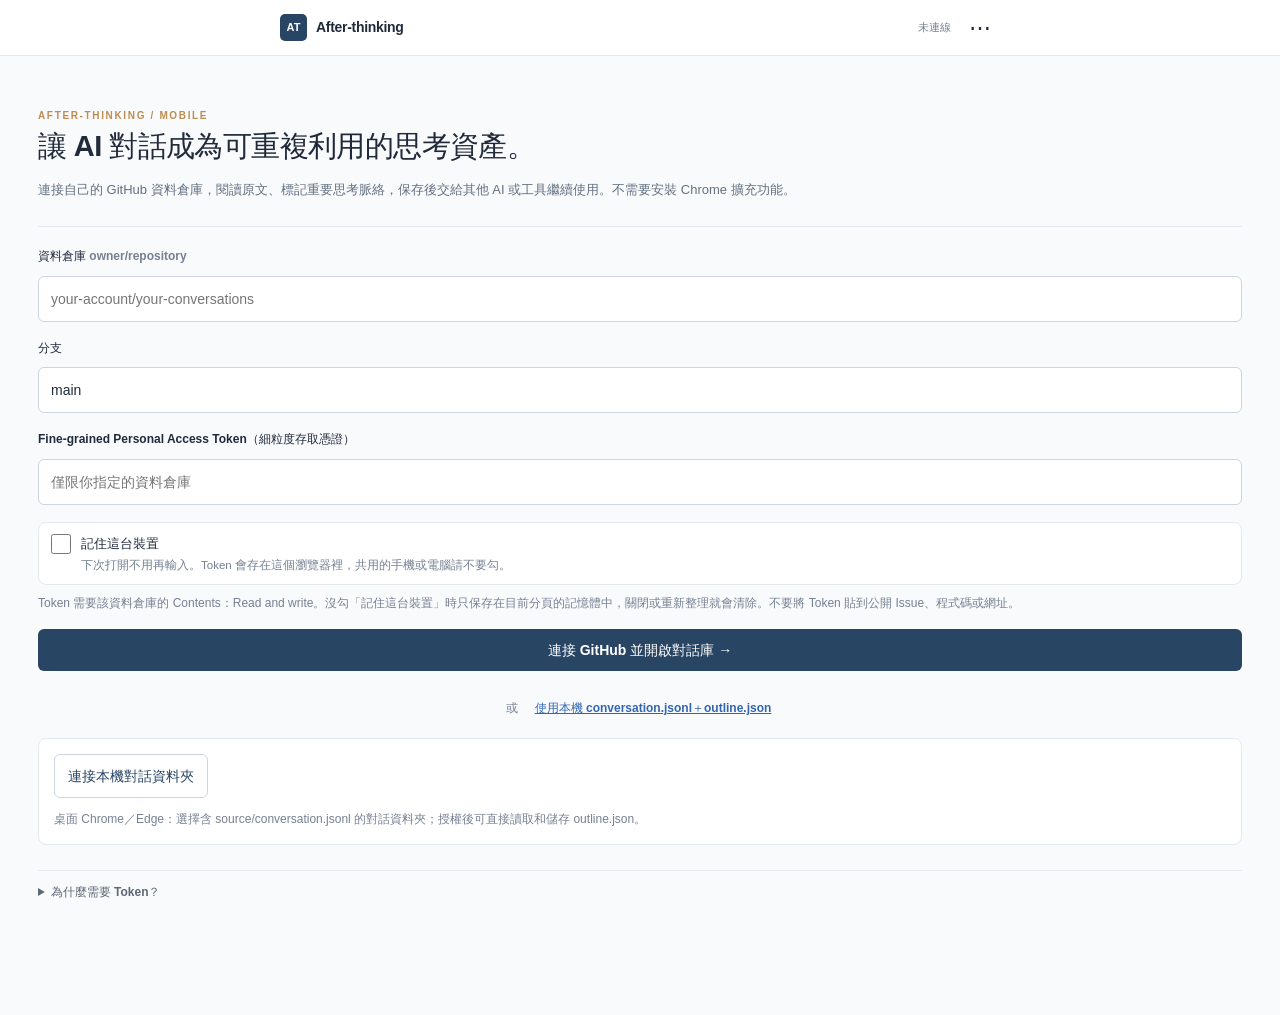
<file: apps/mobile-web/index.html>
<!doctype html>
<html lang="zh-Hant">
<head>
  <meta charset="utf-8">
  <meta name="viewport" content="width=device-width, initial-scale=1, viewport-fit=cover">
  <meta name="theme-color" content="#f8fafc">
  <meta http-equiv="Content-Security-Policy" content="default-src 'self'; connect-src 'self' https://api.github.com; script-src 'self'; style-src 'self'; img-src 'self' data: blob:; object-src 'none'; base-uri 'none'; form-action 'none'">
  <title>After-thinking · 思考資產標記工作台</title>
  <meta name="description" content="Turn AI conversations into reusable thinking assets. 將 AI 對話保存為可追溯、可重複利用的思考資產。">
  <link rel="stylesheet" href="./style.css">
</head>
<body>
  <a href="#main" class="skip">跳到主要內容</a>
  <header class="topbar">
    <div class="brand"><span class="symbol">AT</span><span>After-thinking</span></div>
    <div class="topbar-actions">
      <span id="sync-state" class="sync-state">未連線</span>
      <button id="quick-save" type="button" class="compact primary" hidden>儲存</button>
      <button id="menu-button" type="button" class="icon-button" aria-label="更多功能">⋯</button>
    </div>
  </header>
  <div id="notice" class="notice" role="status" hidden></div>
  <main id="main">
    <section id="connect-page" class="connect-page" data-page="connect">
      <p class="eyebrow">AFTER-THINKING / MOBILE</p>
      <h1>讓 AI 對話成為可重複利用的思考資產。</h1>
      <p class="intro">連接自己的 GitHub 資料倉庫，閱讀原文、標記重要思考脈絡，保存後交給其他 AI 或工具繼續使用。不需要安裝 Chrome 擴充功能。</p>
      <form id="connect-form" class="connect-form">
        <label for="repo-input">資料倉庫 <span class="muted">owner/repository</span></label>
        <input id="repo-input" name="username" required autocomplete="username" spellcheck="false" autocapitalize="off" placeholder="your-account/your-conversations">
        <label for="branch-input">分支</label>
        <input id="branch-input" required value="main" autocomplete="off" autocapitalize="off" spellcheck="false">
        <label for="token-input">Fine-grained Personal Access Token（細粒度存取憑證）</label>
        <input id="token-input" name="password" type="password" required autocomplete="current-password" autocapitalize="off" spellcheck="false" placeholder="僅限你指定的資料倉庫">
        <label class="remember-row" for="remember-input"><input id="remember-input" type="checkbox"><span><strong>記住這台裝置</strong><small id="remember-state">下次打開不用再輸入。Token 會存在這個瀏覽器裡，共用的手機或電腦請不要勾。</small></span></label>
        <p class="hint">Token 需要該資料倉庫的 Contents：Read and write。沒勾「記住這台裝置」時只保存在目前分頁的記憶體中，關閉或重新整理就會清除。不要將 Token 貼到公開 Issue、程式碼或網址。</p>
        <button type="submit" id="connect-button" class="primary full">連接 GitHub 並開啟對話庫 <span aria-hidden="true">→</span></button>
      </form>
      <div class="offline-option"><span>或</span><label for="local-files" class="text-action">使用本機 conversation.jsonl＋outline.json</label><input id="local-files" type="file" accept=".jsonl,.json" multiple hidden></div>
      <div class="folder-option" id="folder-option" hidden><button type="button" class="secondary" id="choose-local-folder">連接本機對話資料夾</button><button type="button" class="ghost" id="reopen-local-folder" hidden>重新開啟上次資料夾</button><p class="small muted">桌面 Chrome／Edge：選擇含 source/conversation.jsonl 的對話資料夾；授權後可直接讀取和儲存 outline.json。</p></div>
      <details class="explain"><summary>為什麼需要 Token？</summary><p>勾選「記住這台裝置」後，Token 只存在這個瀏覽器的本機儲存空間，不會上傳到任何地方；隨時可以在「更多」裡忘記這台裝置。也可以改讓手機的密碼管理員記住它。</p><p>GitHub Pages 是靜態網站，不能在公開前端安全保存 OAuth Client Secret。此版本採用只授權使用者指定倉庫的 Token；未來可以透過獨立 GitHub App 授權服務取代手動輸入。</p></details>
    </section>
    <div id="workspace" hidden>
      <section id="library-page" data-page="library" hidden>
        <div class="title-row"><div><p class="eyebrow">CONVERSATION LIBRARY</p><h1>選擇對話</h1></div><button id="change-repo" class="ghost">切換倉庫</button></div>
        <div id="repo-info" class="small muted"></div><div class="location-actions" id="library-location-actions" hidden><button id="library-copy-path" class="secondary" type="button">複製倉庫路徑</button><button id="library-copy-link" class="secondary" type="button">複製 GitHub 連結</button></div>
        <div class="search-row"><label class="sr-only" for="search">搜尋對話</label><input id="search" type="search" placeholder="搜尋對話標題或提問…"><label class="sr-only" for="sort">排序</label><select id="sort"><option value="conversation">對話時間</option><option value="capture">擷取時間</option><option value="tagged">最後標記時間</option><option value="labels">標籤順序</option></select></div>
        <div class="filter-strip" aria-label="對話篩選" role="group"><button data-filter="all" class="active">全部</button><button data-filter="todo">未處理</button><button data-filter="done">已整理</button><button data-filter="skip">不用整理</button><button data-filter="untagged">還沒標記</button></div>
        <div id="library-list"></div>
      </section>
      <section id="prepare-page" data-page="prepare" hidden>
        <button id="prepare-back" class="prepare-back" type="button">‹ 對話庫</button>
        <p class="eyebrow">CONVERSATION SETUP</p>
        <h1>先看看這段對話</h1>
        <p class="intro">快速判斷這段對話的性質，再進入標記工作台。選錯也能回來改。</p>
        <article class="prepare-card">
          <div class="prepare-card-icon">▤</div>
          <div class="prepare-card-main"><h2 id="prepare-title">對話</h2><p id="prepare-meta" class="small muted"></p></div>
          <span id="prepare-status" class="mini-label">未標記</span>
        </article>
        <div id="draft-banner" class="warning draft-banner" role="status" hidden>
          <p id="draft-text"></p>
          <div class="ai-button-row"><button id="draft-use" class="primary" type="button">接著用草稿</button><button id="draft-drop" class="secondary" type="button">丟掉草稿</button></div>
        </div>
        <section class="prepare-preview">
          <div class="prepare-section-head"><div><h2>對話重點預覽</h2><p class="small muted">你的提問</p></div><button id="prepare-preview-toggle" class="inline-action" type="button">看全部</button></div>
          <div id="prepare-preview-list" class="prepare-preview-list"></div>
        </section>
        <section class="prepare-mode">
          <h2>看完覺得這段比較像：</h2>
          <div class="mode-choice-grid" role="group" aria-label="選整理方式">
            <button id="choose-multi" class="mode-choice" type="button"><span class="mode-radio"></span><span><strong>聊了好幾件事</strong><small>包含多個主題，中間可能換過方向</small></span></button>
            <button id="choose-single" class="mode-choice" type="button"><span class="mode-radio"></span><span><strong>一直在聊同一件事</strong><small>主題集中，只需要標出關鍵與轉向</small></span></button>
            <button id="choose-skip" class="mode-choice quiet" type="button"><span class="mode-radio"></span><span><strong>這篇不用整理</strong><small>閒聊、重複，或沒有需要留下的資訊</small></span></button>
          </div>
        </section>
        <details id="ai-prepare-panel" class="ai-prepare-panel">
          <summary><span>✦ 讓其他 AI 協助預先標記（選用）</span><span id="ai-panel-state" class="small muted"></span></summary>
          <div class="ai-prepare-body">
            <p class="small muted">AI 先產生主題、關鍵與轉向建議，再回到這裡審查；它不會直接取代你的判斷。</p>
            <section id="ai-repo-way" class="ai-way">
              <h3>方式 A｜使用可直接存取 GitHub 的 AI</h3>
              <p class="small muted">複製短指令給已連接 GitHub 的 AI。它只應新增或覆寫這段對話的 <code>outline.ai.json</code>。</p>
              <div class="ai-button-row"><button id="ai-copy-repo" class="secondary" type="button">複製指令</button><button id="ai-reload" class="primary" type="button">AI 寫好了，重新讀取</button></div>
              <p id="ai-repo-state" class="small muted"></p>
            </section>
            <section class="ai-way">
              <h3>方式 B｜使用其他 AI</h3>
              <p class="small muted">下載內含完整規則與對話的檔案，或直接匯入 AI 回傳的結果。</p>
              <div class="ai-button-row"><button id="ai-download-request" class="secondary" type="button">下載給 AI 的檔案</button><button id="ai-copy-file-prompt" class="secondary" type="button">複製這句話</button></div>
              <label for="ai-file" class="secondary full file-action">匯入 AI 給的檔案</label><input id="ai-file" type="file" accept=".json,.txt,.md" hidden>
              <details class="ai-paste"><summary>或貼上 AI 回的文字</summary><textarea id="ai-paste" rows="5" placeholder="貼上 outline.ai.json 或 AI 的完整回覆"></textarea><button id="ai-paste-go" class="secondary full" type="button">讀取貼上的內容</button></details>
            </section>
            <div id="ai-suggestion-summary" class="ai-suggestion-summary" hidden></div>
          </div>
        </details>
        <button id="enter-workspace" class="primary full prepare-enter" type="button">進入標記工作台 →</button>
      </section>
      <section id="reader-page" data-page="reader" hidden>
        <div class="reader-heading workspace-heading">
          <button id="reader-back" aria-label="回對話庫" class="back-button">‹</button>
          <div class="reader-title-block"><h1 id="reader-title">對話標記</h1><div class="reader-subline"><p id="reader-info" class="small muted"></p><button id="reader-mode" class="reader-mode-link" type="button"></button></div></div>
          <span id="reader-dirty" class="reader-dirty"></span><button id="reader-save" type="button" class="compact primary">儲存</button><button id="reader-more" type="button" class="icon-button" aria-label="更多">⋯</button>
        </div>
        <div class="location-actions" id="reader-location-actions" hidden><button id="reader-copy-path" class="secondary" type="button">複製對話路徑</button><button id="reader-copy-link" class="secondary" type="button">複製 GitHub 連結</button></div><div class="reader-toolbar">
          <div class="reader-filters" role="group" aria-label="快速索引">
            <button data-kind="all" class="active" type="button">全部 <span id="count-all"></span></button>
            <button data-kind="pending" type="button">待確認 <span id="count-pending"></span></button>
            <button data-kind="key" type="button">關鍵 <span id="count-key"></span></button>
            <button data-kind="turn" type="button">轉向 <span id="count-turn"></span></button>
          </div>
          <div class="reader-toolbar-actions"><button id="reader-review" class="toolbar-link" type="button">審查</button><button id="open-topics" class="toolbar-link" type="button">主題</button><div class="reader-arrows"><button id="prev-item" aria-label="上一項">↑</button><button id="next-item" aria-label="下一項">↓</button><span id="position" class="small muted">—</span></div></div>
        </div>
        <div class="reader-layout">
          <aside class="desktop-outline" aria-label="主題與標記索引">
            <div class="desktop-panel-title"><h2>主題結構</h2><button id="desktop-add-topic" type="button" class="desktop-small-action">＋ 新增</button></div>
            <div id="desktop-topic-tree" class="desktop-topic-tree"></div>
            <div class="desktop-panel-title desktop-section-gap"><h2>快速查找</h2></div>
            <label class="sr-only" for="desktop-find">搜尋這段對話</label>
            <input id="desktop-find" type="search" autocomplete="off" placeholder="搜尋對話原文…">
            <div id="desktop-find-results" class="desktop-find-results" role="status"></div>
            <div id="desktop-rail" class="desktop-rail" aria-label="關鍵與轉向索引"></div>
          </aside>
          <div class="reader-main">
            <div id="source-warning" class="warning" hidden></div>
            <div id="message-list" class="message-list"></div>
            <button id="load-more" class="load-more" hidden>繼續載入對話</button>
          </div>
          <aside class="desktop-inspector" aria-label="訊息標記與審查">
            <div class="desktop-inspector-tabs" role="group" aria-label="檢查器頁籤">
              <button type="button" data-inspector-view="message" class="active" aria-pressed="true">訊息</button>
              <button type="button" data-inspector-view="review" aria-pressed="false">AI 審查</button>
              <button type="button" data-inspector-view="summary" aria-pressed="false">摘要</button>
            </div>
            <div id="desktop-inspector-body" class="desktop-inspector-body"></div>
          </aside>
        </div>
      </section>
      <section id="topics-page" data-page="topics" hidden>
        <div class="title-row"><div><p class="eyebrow">DISCUSSION STRUCTURE</p><h1>主題總覽</h1></div><button id="new-topic" class="ghost">＋ 新增</button></div>
        <div id="topic-overview" class="topic-overview"></div>
        <div id="topic-list" class="topic-list"></div>
        <p class="side-note"><strong>一個主要主題，多個相關主題。</strong> 同一則訊息可以跨主題關聯，但原文只有一份。</p>
      </section>
      <section id="review-page" data-page="review" hidden>
        <div class="title-row"><div><p class="eyebrow">SUGGESTIONS & REVIEW</p><h1>標記審查</h1></div><span id="review-count" class="counter"></span></div>
        <p class="intro small">確認 AI 建議，或回到原文重新檢查。審查結果會寫入同一份 outline.json。</p>
        <div class="filter-strip"><button data-review="all" class="active">全部</button><button data-review="topic">主題</button><button data-review="key">關鍵</button><button data-review="turn">轉向</button></div>
        <div id="review-list"></div>
      </section>
      <section id="settings-page" data-page="settings" hidden>
        <button id="settings-back" class="prepare-back" type="button">‹ 返回</button>
        <p class="eyebrow">CONNECTION & STORAGE</p><h1>更多</h1>
        <div class="setting-group"><h2>連接來源</h2><p id="connection-detail"></p></div>
        <div class="setting-group"><h2>儲存與備份</h2><p id="save-detail" class="small muted"></p><button id="save-button" class="primary full">儲存到 GitHub</button><button id="download-button" class="secondary full">下載 outline.json 備份</button></div>
        <div class="setting-group"><h2>這台裝置</h2><p id="device-detail"></p><p class="small muted">原文及私人設定只從你選擇的資料來源載入。Token 不會出現在網站程式或網址裡；只有勾選「記住這台裝置」時才會存在這個瀏覽器。尚未儲存的標記會自動留一份草稿在這台裝置。請避免在共享裝置開啟私人倉庫。</p><button id="disconnect" class="secondary full">中斷連線並忘記這台裝置</button></div>
        <p class="small muted">此網頁是 AT 的標記工具；文章轉換屬於獨立的 display-AT 專案。</p>
      </section>
    </div>
  </main>
  <nav id="bottom-nav" class="bottom-nav" aria-label="主要功能" hidden>
    <button data-tab="library"><span class="nav-glyph">▤</span>對話庫</button>
    <button data-tab="reader"><span class="nav-glyph">▥</span>閱讀</button>
    <button data-tab="topics"><span class="nav-glyph">▧</span>主題</button>
    <button data-tab="review"><span class="nav-glyph">✓</span>審查<span id="nav-pending" class="bubble" hidden></span></button>
  </nav>
  <div id="sheet-overlay" class="sheet-overlay" hidden>
    <section class="sheet" role="dialog" aria-modal="true" aria-labelledby="sheet-title">
      <div class="handle" aria-hidden="true"></div>
      <header class="sheet-header"><h2 id="sheet-title">標記主題</h2><button id="sheet-close" class="icon-button" aria-label="關閉">×</button></header>
      <div id="sheet-content" class="sheet-content"></div>
      <footer class="sheet-footer"><button id="sheet-apply" class="primary full">套用標記</button></footer>
    </section>
  </div>
  <dialog id="attachment-dialog" class="attachment-dialog" aria-labelledby="attachment-dialog-title">
    <header class="attachment-dialog-head"><h2 id="attachment-dialog-title">附件預覽</h2><button id="attachment-dialog-close" type="button" class="secondary">關閉</button></header>
    <p id="attachment-dialog-status" class="small muted"></p>
    <div id="attachment-dialog-body" class="attachment-dialog-body"></div>
    <footer class="attachment-dialog-foot"><button id="attachment-dialog-download" type="button" class="secondary" hidden>下載原檔</button></footer>
  </dialog>
  <script src="./core.js" defer></script>
  <script src="./github.js" defer></script>
  <script src="./device.js" defer></script>
  <script src="./local-folder.js" defer></script>
   <script src="./app.js" defer></script>
</body>
</html>
</file>
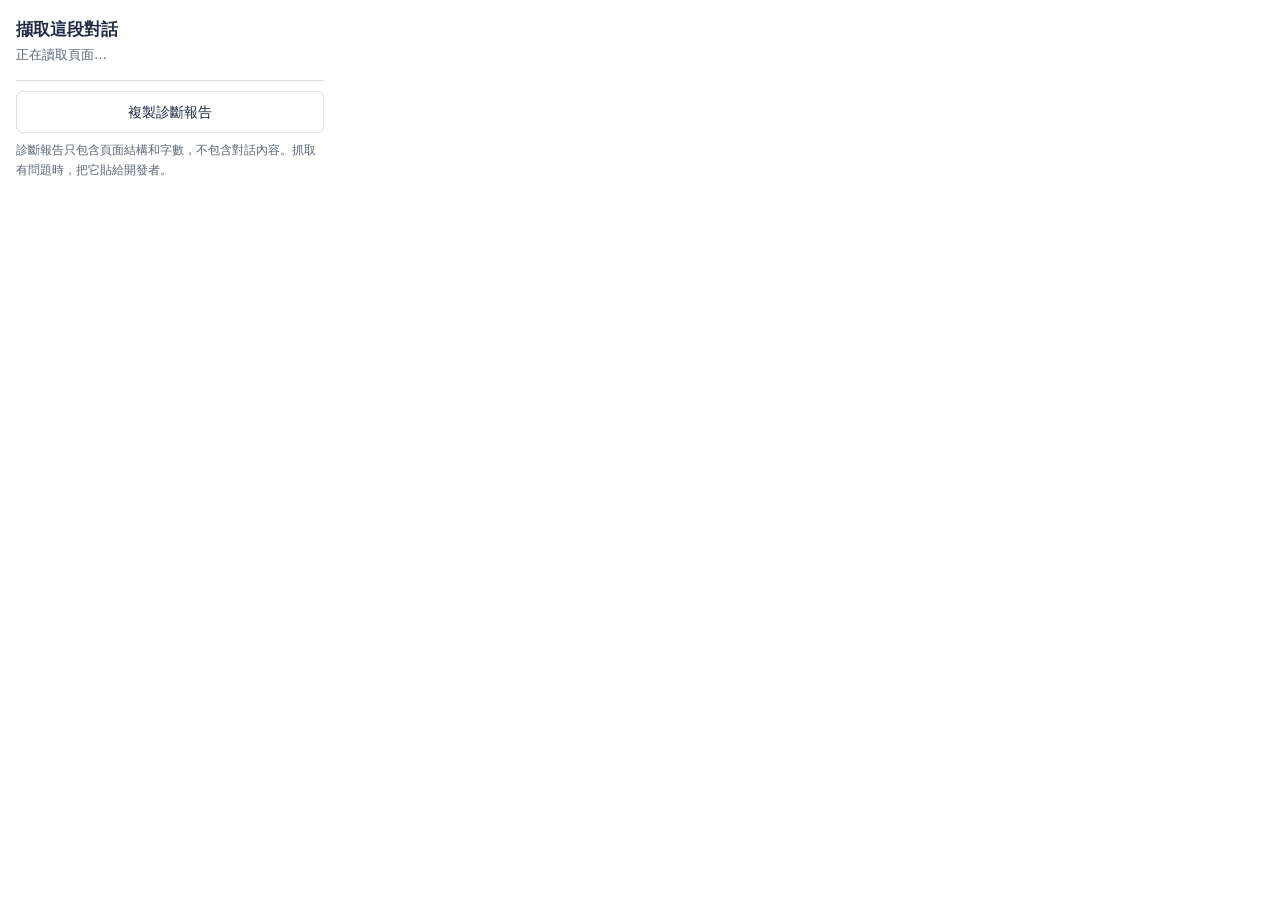
<file: apps/popup.html>
<!doctype html>
<html lang="zh-Hant">
<head>
<meta charset="utf-8">
<link rel="stylesheet" href="popup.css">
</head>
<body>
  <header>
    <h1>擷取這段對話</h1>
    <p id="platform" class="muted">正在讀取頁面…</p>
  </header>

  <section id="result" hidden>
    <div id="shape" aria-label="對話形狀：每一格代表一則訊息"></div>
    <p class="legend"><span class="dot author"></span>你 <b id="count-author">0</b> 則
      <span class="dot assistant"></span>AI <b id="count-assistant">0</b> 則
      <span id="count-excluded"></span></p>

    <p class="label">取消勾選不要的訊息</p>
    <ol id="messages"></ol>

    <label for="discussion-id" class="label">Discussion ID（討論編號）</label>
    <input id="discussion-id" type="text" spellcheck="false">

    <button id="download">下載原文檔</button>
    <p id="status" class="muted" role="status"></p>
  </section>

  <p id="error" class="error" hidden></p>

  <footer>
    <button id="diagnose" class="secondary">複製診斷報告</button>
    <p class="hint">診斷報告只包含頁面結構和字數，不包含對話內容。抓取有問題時，把它貼給開發者。</p>
    <p id="diagnose-status" class="muted" role="status"></p>
  </footer>
  <script src="popup.js"></script>
</body>
</html>
</file>
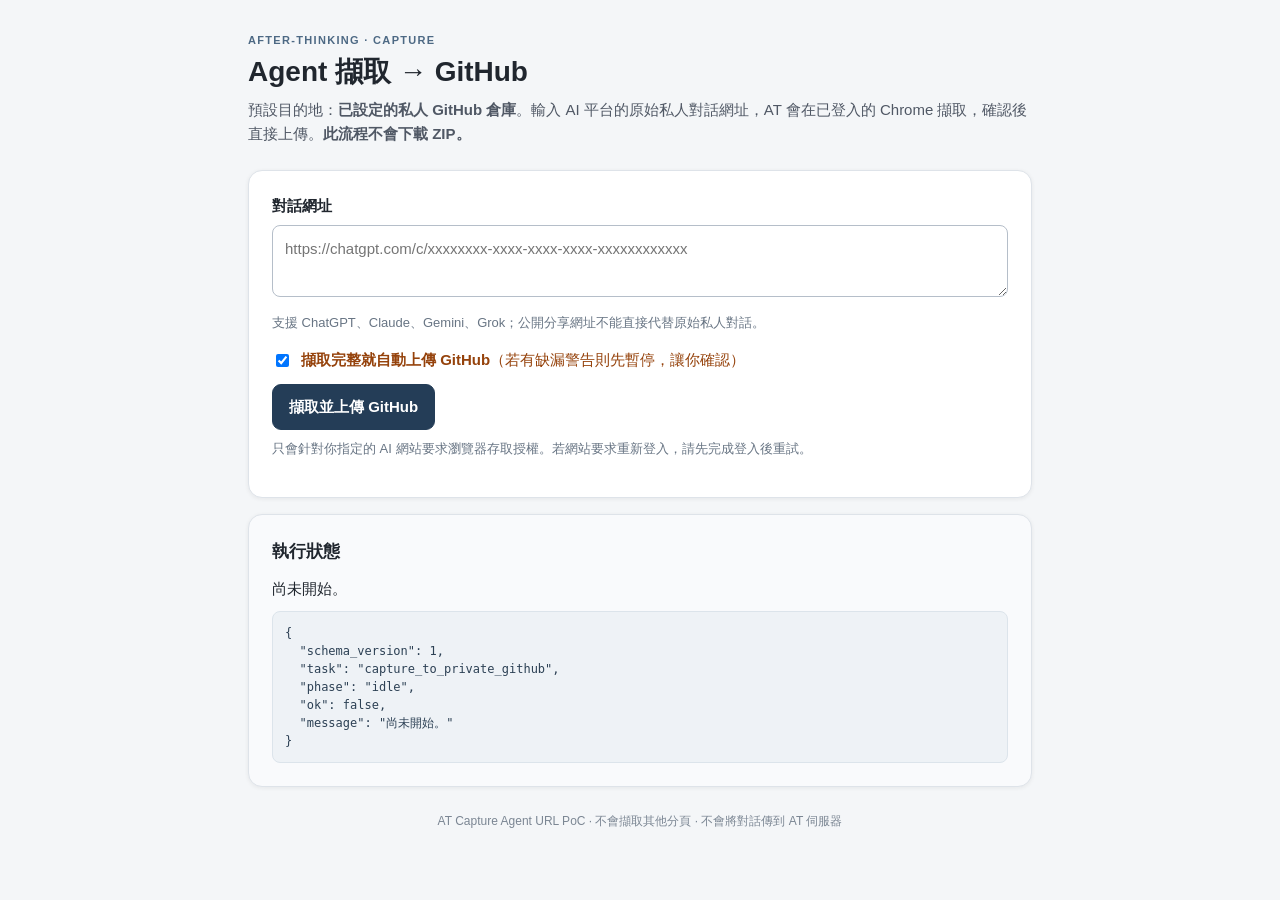
<file: apps/chrome-extension/agent.html>
<!doctype html>
<html lang="zh-Hant">
<head>
  <meta charset="utf-8">
  <meta name="viewport" content="width=device-width, initial-scale=1">
  <title>AT — Agent 指定網址擷取</title>
  <link rel="stylesheet" href="agent.css">
</head>
<body>
<main>
  <header>
    <div class="eyebrow">AFTER-THINKING · CAPTURE</div>
    <h1>Agent 擷取 → GitHub</h1>
    <p>預設目的地：<strong>已設定的私人 GitHub 倉庫</strong>。輸入 AI 平台的原始私人對話網址，AT 會在已登入的 Chrome 擷取，確認後直接上傳。<strong>此流程不會下載 ZIP。</strong></p>
  </header>
  <section class="panel">
    <label for="target-url">對話網址</label>
    <textarea id="target-url" rows="2" spellcheck="false" placeholder="https://chatgpt.com/c/xxxxxxxx-xxxx-xxxx-xxxx-xxxxxxxxxxxx"></textarea>
    <p id="url-hint" class="hint">支援 ChatGPT、Claude、Gemini、Grok；公開分享網址不能直接代替原始私人對話。</p>
    <label class="check" for="auto-upload">
      <input id="auto-upload" type="checkbox" checked>
      <span><strong>擷取完整就自動上傳 GitHub</strong>（若有缺漏警告則先暫停，讓你確認）</span>
    </label>
    <button id="capture" data-at-action="capture-to-github" data-at-step="1">擷取並上傳 GitHub</button>
    <p class="hint">只會針對你指定的 AI 網站要求瀏覽器存取授權。若網站要求重新登入，請先完成登入後重試。</p>
  </section>
  <section id="review" class="panel" hidden>
    <h2>擷取檢查</h2>
    <p class="hint" id="review-explainer">擷取有警告或已關閉自動上傳，確認後可繼續。</p>
    <dl id="summary"></dl>
    <label for="discussion-id">儲存資料夾名稱（Discussion ID）</label>
    <input id="discussion-id" type="text" spellcheck="false">
    <p id="capture-warnings" class="warning" hidden></p>
    <label id="incomplete-wrap" class="check" hidden>
      <input id="accept-incomplete" type="checkbox"> 我已確認擷取警告，仍要保存目前能取得的資料
    </label>
    <div class="actions">
      <button id="upload" data-at-action="commit-to-github" data-at-step="2" disabled>確認上傳 GitHub（不下載 ZIP）</button>
      <button id="back" data-at-action="reset" class="subtle" type="button">重新指定網址</button>
    </div>
  </section>
  <section id="done" class="panel" hidden>
    <h2>完成</h2>
    <p id="result-text"></p>
    <p class="hint">Agent 可直接讀取下方結果 JSON，回報成功儲存的倉庫與資料夾。</p>
    <pre id="result-json" class="machine-output" aria-label="Agent 執行結果 JSON"></pre>
    <div class="actions">
      <button id="copy-result" data-at-action="copy-result" class="subtle">複製執行結果 JSON（給 Agent）</button>
      <button id="open-folder" data-at-action="open-github-folder">開啟 GitHub 資料夾</button>
      <button id="open-tag" data-at-action="open-desktop-tag" class="subtle">在電腦上標記</button>
    </div>
    <p class="hint">手機標記網頁尚在規劃中，這個測試版僅提供 GitHub 路徑及電腦版標記入口。</p>
  </section>
  <section class="panel log">
    <h2>執行狀態</h2>
    <output id="status" role="status" aria-live="polite">尚未開始。</output>
    <pre id="agent-status-json" class="machine-output" data-at-role="agent-status" aria-label="Agent 階段狀態 JSON"></pre>
  </section>
  <footer>AT Capture Agent URL PoC · 不會擷取其他分頁 · 不會將對話傳到 AT 伺服器</footer>
</main>
<script src="github.js"></script>
<script src="capture.js"></script>
<script src="guide.js"></script>
<script src="agent-url.js"></script>
<script src="agent.js"></script>
</body>
</html>
</file>
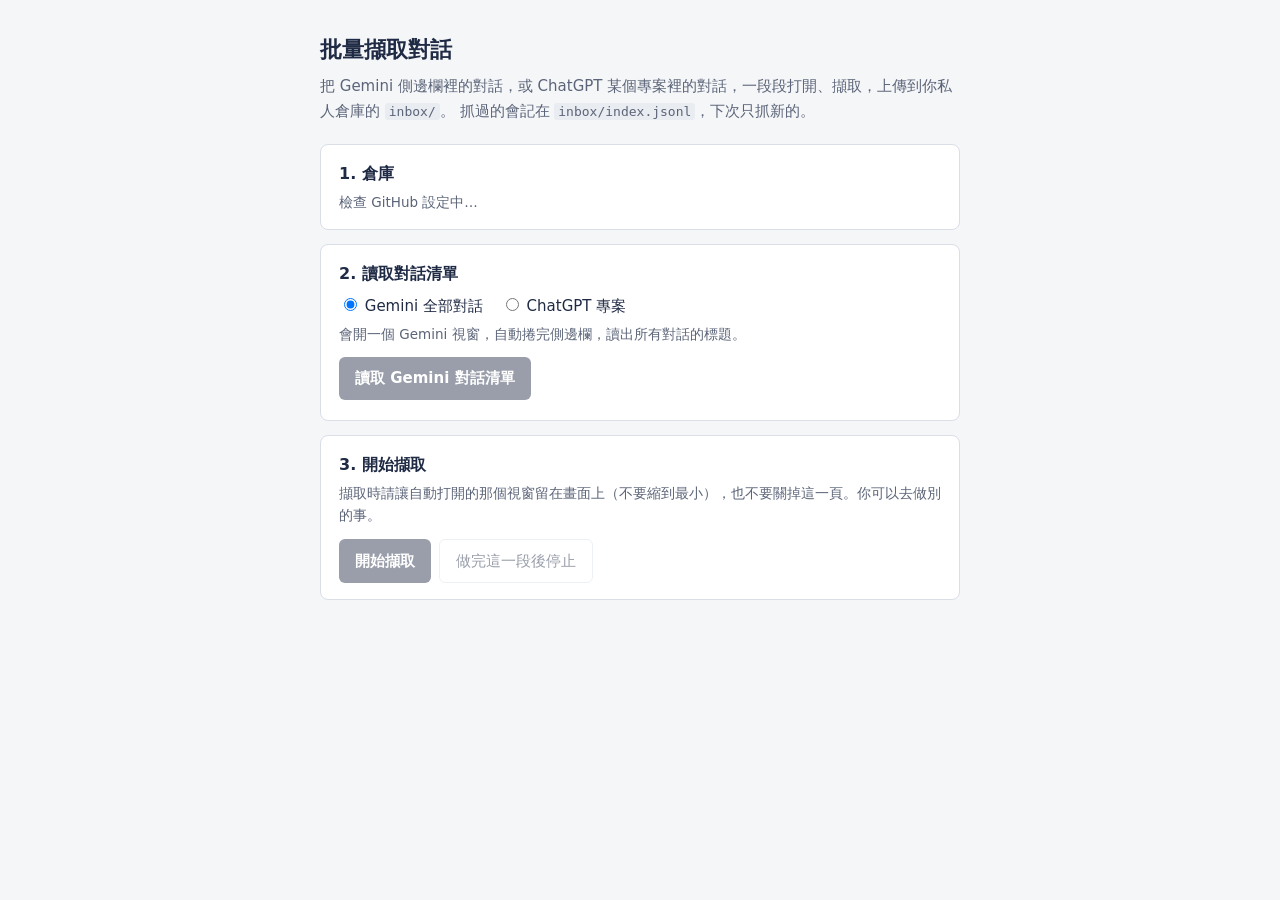
<file: apps/chrome-extension/batch.html>
<!doctype html>
<html lang="zh-Hant">
<head>
<meta charset="utf-8">
<title>批量擷取對話（Gemini／ChatGPT 專案）</title>
<link rel="stylesheet" href="batch.css">
</head>
<body>
<main>
  <h1>批量擷取對話</h1>
  <p class="lead">把 Gemini 側邊欄裡的對話，或 ChatGPT 某個專案裡的對話，一段段打開、擷取，上傳到你私人倉庫的 <code>inbox/</code>。
    抓過的會記在 <code>inbox/index.jsonl</code>，下次只抓新的。</p>

  <section class="card">
    <h2>1. 倉庫</h2>
    <p id="repo-status" class="muted">檢查 GitHub 設定中…</p>
    <button id="open-options" class="secondary" hidden>打開 GitHub 設定</button>
  </section>

  <section class="card">
    <h2>2. 讀取對話清單</h2>
    <div class="sources" role="radiogroup" aria-label="來源">
      <label><input type="radio" name="source" value="gemini" checked> Gemini 全部對話</label>
      <label><input type="radio" name="source" value="chatgpt"> ChatGPT 專案</label>
    </div>
    <div id="gemini-panel">
      <p class="muted">會開一個 Gemini 視窗，自動捲完側邊欄，讀出所有對話的標題。</p>
      <button id="list" disabled>讀取 Gemini 對話清單</button>
    </div>
    <div id="chatgpt-panel" hidden>
      <p class="muted">會開一個 ChatGPT 視窗。第一次使用時 Chrome 會問能不能讀取 chatgpt.com，請按允許。</p>
      <p id="project-current"></p>
      <div class="pair">
        <button id="load-projects" class="secondary" disabled>讀取我的 ChatGPT 專案</button>
        <button id="list-project" disabled>讀取這個專案的對話</button>
      </div>
      <select id="project-select" hidden aria-label="選擇專案"></select>
    </div>
    <p id="list-status" class="muted" role="status"></p>
    <div id="list-result" hidden>
      <p id="summary"></p>
      <details open>
        <summary>對話清單（灰色的是抓過的；可以取消勾選不想抓的）</summary>
        <div class="tools">
          <button id="select-new" class="link">只勾選未擷取的</button>
          <button id="select-none" class="link">全部取消</button>
        </div>
        <ol id="chats"></ol>
      </details>
    </div>
  </section>

  <section class="card">
    <h2>3. 開始擷取</h2>
    <p class="muted">擷取時請讓自動打開的那個視窗留在畫面上（不要縮到最小），也不要關掉這一頁。你可以去做別的事。</p>
    <div class="pair">
      <button id="start" disabled>開始擷取</button>
      <button id="stop" class="secondary" disabled>做完這一段後停止</button>
    </div>
    <div id="progress" hidden>
      <div class="bar"><span id="bar-fill"></span></div>
      <p id="progress-text"></p>
      <p id="current" class="muted"></p>
    </div>
    <div id="done" hidden>
      <p id="done-text"></p>
      <ol id="failures"></ol>
      <button id="retry" class="secondary" hidden>重試失敗的</button>
      <button id="open-inbox" class="secondary">在 GitHub 上查看 inbox/</button>
      <button id="open-tags" class="secondary">開始標記對話</button>
    </div>
  </section>
</main>
<script src="github.js"></script>
<script src="capture.js"></script>
<script src="chatgpt-project.js"></script>
<script src="guide.js"></script>
<script src="batch.js"></script>
</body>
</html>
</file>
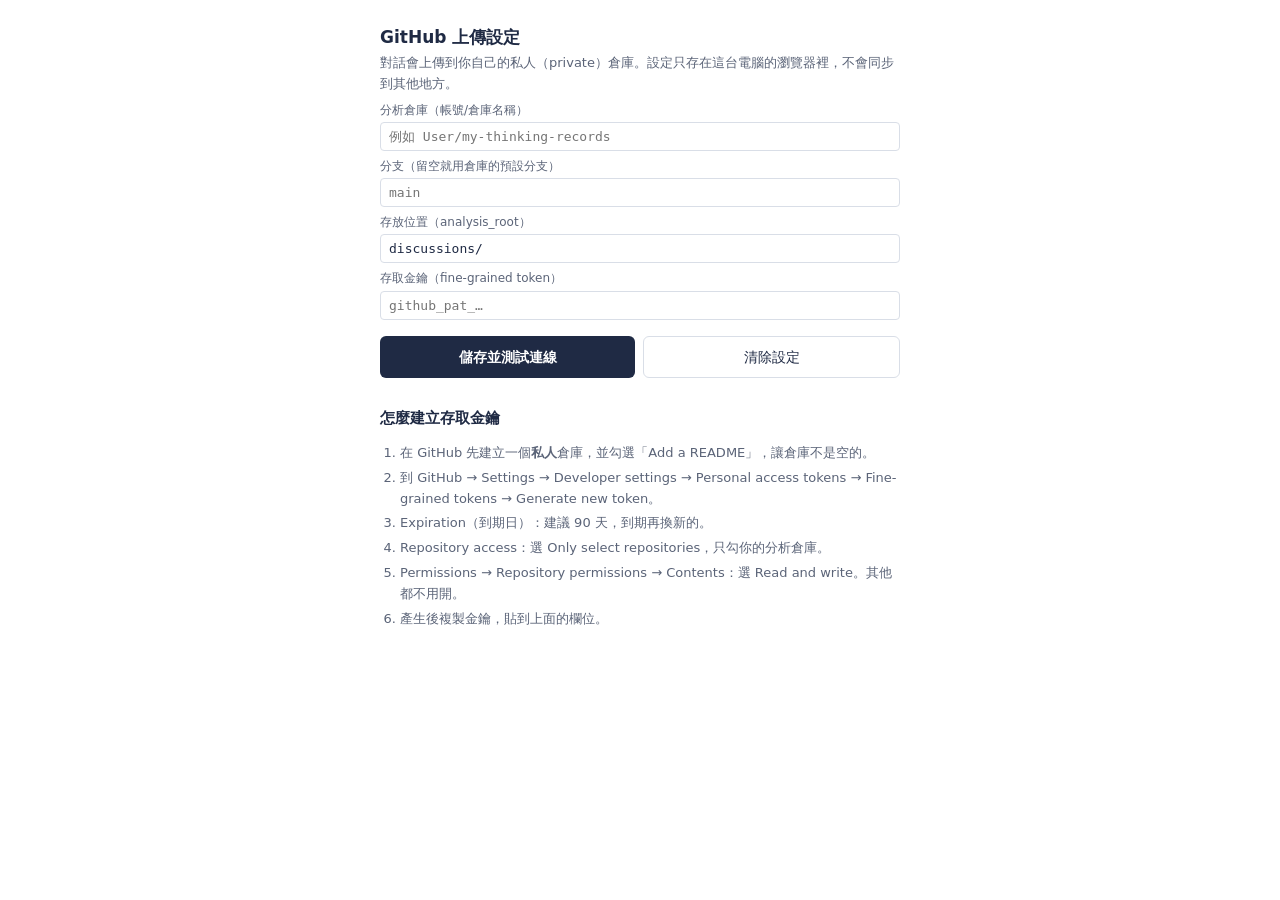
<file: apps/chrome-extension/options.html>
<!doctype html>
<html lang="zh-Hant">
<head>
<meta charset="utf-8">
<title>After-thinking Capture 設定</title>
<link rel="stylesheet" href="popup.css">
<style>
  body { width: auto; max-width: 560px; margin: 24px auto; padding: 0 20px; }
  label { display: block; margin-top: 14px; }
  .row { display: flex; gap: 8px; margin-top: 16px; }
  .row button { margin-top: 0; }
  ol.steps { padding-left: 20px; font-size: 13px; color: var(--muted); }
  ol.steps li { margin: 4px 0; }
  .ok { color: var(--author); }
</style>
</head>
<body>
  <h1>GitHub 上傳設定</h1>
  <p class="muted">對話會上傳到你自己的私人（private）倉庫。設定只存在這台電腦的瀏覽器裡，不會同步到其他地方。</p>

  <label for="repo" class="label">分析倉庫（帳號/倉庫名稱）</label>
  <input id="repo" type="text" placeholder="例如 User/my-thinking-records" spellcheck="false">

  <label for="branch" class="label">分支（留空就用倉庫的預設分支）</label>
  <input id="branch" type="text" placeholder="main" spellcheck="false">

  <label for="root" class="label">存放位置（analysis_root）</label>
  <input id="root" type="text" value="discussions/" spellcheck="false">

  <label for="token" class="label">存取金鑰（fine-grained token）</label>
  <input id="token" type="password" placeholder="github_pat_…" spellcheck="false" autocomplete="off">

  <div class="row">
    <button id="save">儲存並測試連線</button>
    <button id="clear" class="secondary">清除設定</button>
  </div>
  <p id="result" role="status"></p>

  <h2 style="font-size:15px;margin-top:28px">怎麼建立存取金鑰</h2>
  <ol class="steps">
    <li>在 GitHub 先建立一個<b>私人</b>倉庫，並勾選「Add a README」，讓倉庫不是空的。</li>
    <li>到 GitHub → Settings → Developer settings → Personal access tokens → Fine-grained tokens → Generate new token。</li>
    <li>Expiration（到期日）：建議 90 天，到期再換新的。</li>
    <li>Repository access：選 Only select repositories，只勾你的分析倉庫。</li>
    <li>Permissions → Repository permissions → Contents：選 Read and write。其他都不用開。</li>
    <li>產生後複製金鑰，貼到上面的欄位。</li>
  </ol>
  <script src="github.js"></script>
  <script src="options.js"></script>
</body>
</html>
</file>
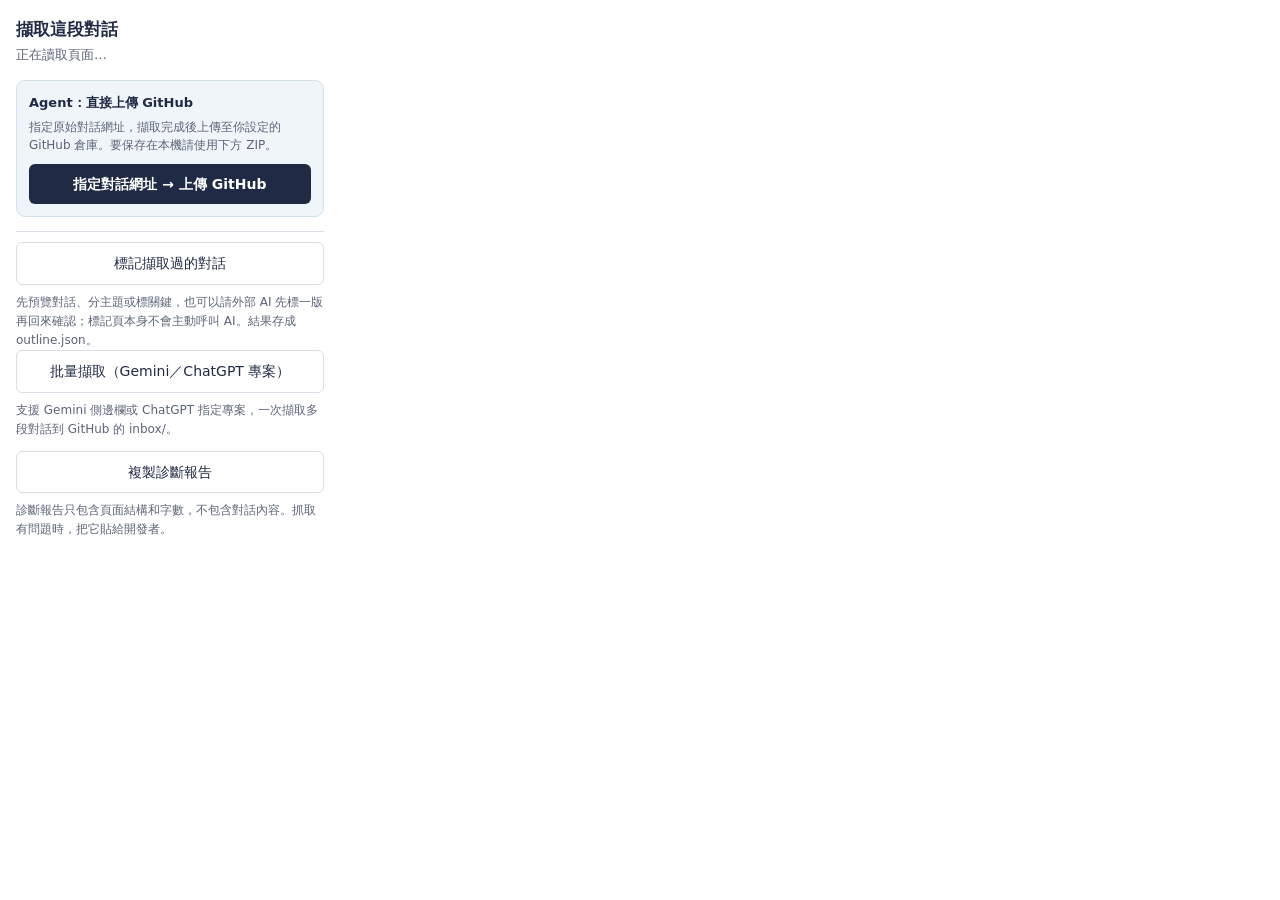
<file: apps/chrome-extension/popup.html>
<!doctype html>
<html lang="zh-Hant">
<head>
<meta charset="utf-8">
<link rel="stylesheet" href="popup.css">
</head>
<body>
  <header>
    <h1>擷取這段對話</h1>
    <p id="platform" class="muted">正在讀取頁面…</p>
  </header>

  <aside class="agent-route" data-at-role="agent-primary-route">
    <strong>Agent：直接上傳 GitHub</strong>
    <p>指定原始對話網址，擷取完成後上傳至你設定的 GitHub 倉庫。要保存在本機請使用下方 ZIP。</p>
    <button id="open-agent" data-at-action="open-agent-github-capture">指定對話網址 → 上傳 GitHub</button>
  </aside>
  <section id="project-batch" hidden>
    <p id="project-batch-text"></p>
    <button id="open-project-batch">批量擷取這個專案的對話</button>
    <p class="hint">會開啟批次擷取頁面，已經抓過的對話將自動跳過。</p>
  </section>
  <p id="seen" hidden></p>

  <section id="result" hidden>
    <div id="shape" aria-label="對話形狀：每一格代表一則訊息"></div>
    <p class="legend"><span class="dot author"></span>你 <b id="count-author">0</b> 則
      <span class="dot assistant"></span>AI <b id="count-assistant">0</b> 則
      <span id="count-excluded"></span></p>

    <p class="label">取消勾選不要的訊息</p>
    <ol id="messages"></ol>

    <label for="discussion-id" class="label">Discussion ID（討論編號）</label>
    <input id="discussion-id" type="text" spellcheck="false">

    <button id="upload">上傳到 GitHub</button>
    <p id="upload-target" class="hint"></p>

    <div id="confirm" hidden>
      <p id="confirm-text"></p>
      <div class="pair">
        <button id="confirm-yes">確定上傳</button>
        <button id="confirm-no" class="secondary">取消</button>
      </div>
    </div>

    <p id="status" class="muted" role="status"></p>
    <button id="open-tag" hidden>標記這段對話</button>
    <button id="open-result" class="secondary" hidden>在 GitHub 上查看</button>

    <div class="pair">
      <button id="download" class="secondary" data-at-action="download-offline-zip">僅離線備份：下載 ZIP（不上傳 GitHub）</button>
      <button id="open-options" class="secondary">GitHub 設定</button>
    </div>
  </section>

  <p id="error" class="error" hidden></p>

  <footer>
    <button id="open-tags" class="secondary">標記擷取過的對話</button>
    <p class="hint">先預覽對話、分主題或標關鍵，也可以請外部 AI 先標一版再回來確認；標記頁本身不會主動呼叫 AI。結果存成 outline.json。</p>
    <button id="open-batch" class="secondary">批量擷取（Gemini／ChatGPT 專案）</button>
    <p class="hint">支援 Gemini 側邊欄或 ChatGPT 指定專案，一次擷取多段對話到 GitHub 的 inbox/。</p>
    <button id="diagnose" class="secondary">複製診斷報告</button>
    <p class="hint">診斷報告只包含頁面結構和字數，不包含對話內容。抓取有問題時，把它貼給開發者。</p>
    <p id="diagnose-status" class="muted" role="status"></p>
  </footer>
  <script src="github.js"></script>
  <script src="capture.js"></script>
  <script src="chatgpt-project.js"></script>
  <script src="guide.js"></script>
  <script src="offline-bundle.js"></script>
  <script src="popup.js"></script>
</body>
</html>
</file>
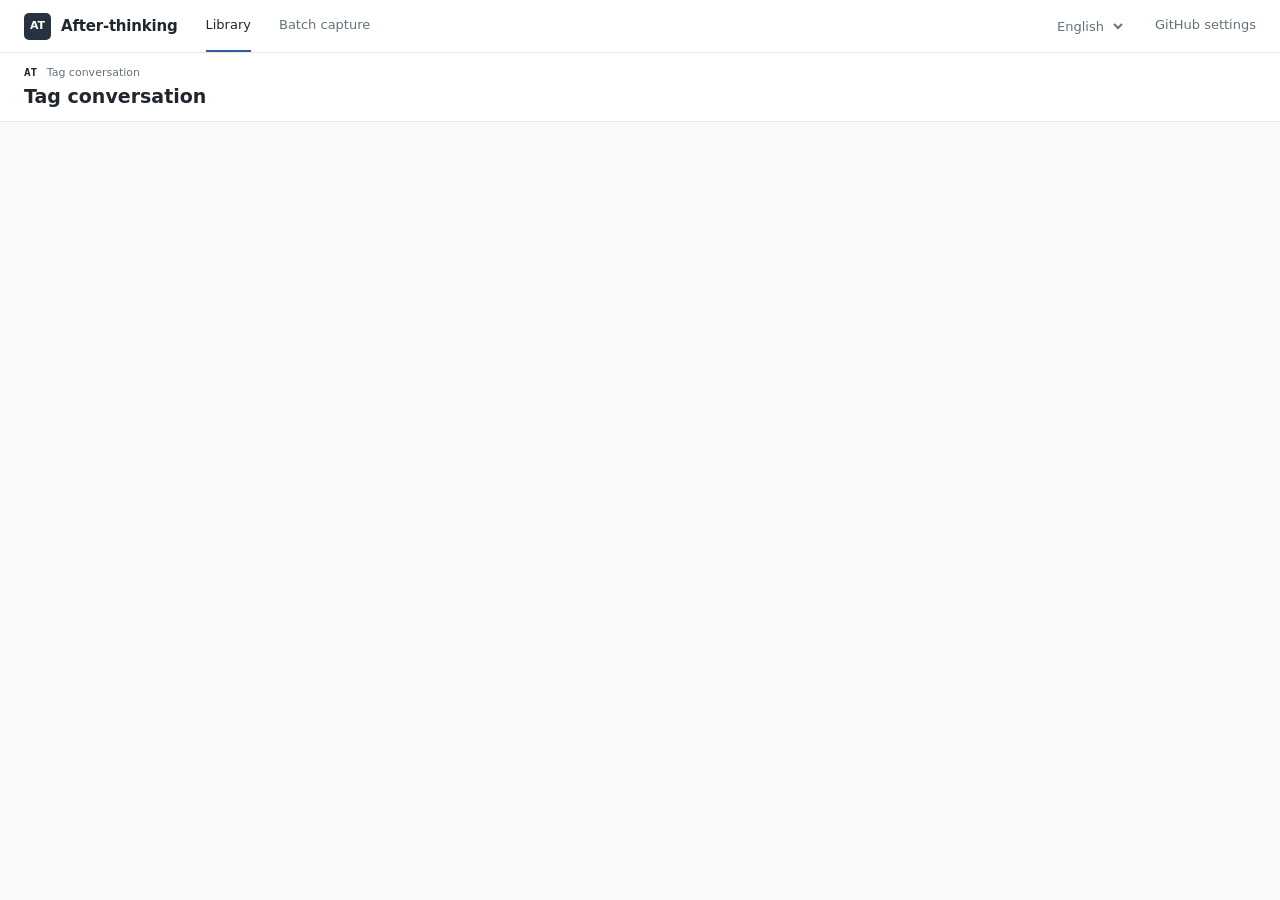
<file: apps/chrome-extension/tag.html>
<!doctype html>
<html lang="zh-Hant">
<head>
<meta charset="utf-8">
<meta name="viewport" content="width=device-width, initial-scale=1">
<title data-i18n="page.tag_conversation_after_thinking">標記對話｜After-thinking</title>
<link rel="stylesheet" href="tag.css">
</head>
<body>
<nav class="global-nav" aria-label="主要導覽" data-i18n-aria-label="page.main_navigation">
  <a class="brand" href="tag.html" aria-label="After-thinking 對話庫" data-i18n-aria-label="page.after_thinking_library"><span class="brand-mark">AT</span> After-thinking</a>
  <a class="global-link active" href="tag.html" data-i18n="list.library">對話庫</a>
  <a class="global-link" href="batch.html" data-i18n="page.batch_capture">批量擷取</a>
  <span class="global-spacer"></span>
  <select class="lang-switch" data-lang-switch data-i18n-aria-label="page.language" aria-label="語言"></select>
  <a class="global-link" href="options.html" data-i18n="page.github_settings">GitHub 設定</a>
</nav>
<header class="top">
  <div class="wrap top-row">
    <div class="title-block">
      <p class="crumb"><span class="mono">AT</span> <span id="crumb" data-i18n="tag.tag_conversation">標記對話</span></p>
      <h1 id="title" data-i18n="tag.tag_conversation">標記對話</h1>
      <p id="meta" class="muted"></p>
      <p id="origin-line" class="muted" hidden><a id="open-original" target="_blank" rel="noopener" data-i18n="list.open_original_conversation">打開原對話 ↗</a> <span id="label-line"></span></p>
    </div>
    <div id="top-actions" class="top-actions" hidden>
      <span id="mode-label" class="mode-label"></span>
      <a id="back-list" class="secondary btn-link" href="tag.html" data-i18n="page.back_to_list">回清單</a>
      <button id="change-mode" class="secondary" data-i18n="page.change_mode">改整理方式</button>
      <button id="copy-folder-path" class="secondary" data-i18n="page.copy_folder_path" hidden>複製對話路徑</button>
      <button id="copy-folder-link" class="secondary" data-i18n="page.copy_folder_link" hidden>複製 GitHub 連結</button>
      <button id="save" data-i18n="page.save">儲存</button>
    </div>
  </div>
</header>

<main class="wrap">
  <p id="error" class="error" hidden></p>
  <p id="status" class="status" role="status" hidden></p>
  <div id="unmatched-banner" class="unmatched-banner" role="status" hidden></div>

  <!-- 選對話 -->
  <section id="picker" hidden>
    <div class="picker-overview">
      <p id="repo-line" class="muted"></p>
      <span id="labels-state" class="hint" role="status"></span>
    </div>
    <div id="list-tools" class="list-tools" hidden>
      <div class="row wrap-row">
        <label for="search" class="sr-only" data-i18n="page.search">搜尋</label>
        <input id="search" type="search" placeholder="搜尋標題、問過的問題、備註" data-i18n-placeholder="page.search_titles_questions_asked_notes">
        <label class="sort-label" for="sort" data-i18n="page.sort">排序</label>
        <select id="sort"></select>
      </div>
      <div class="row wrap-row">
        <div id="status-filter" class="seg small-seg" role="group" aria-label="處理狀態" data-i18n-aria-label="list.status"></div>
        <div id="label-filter" class="row wrap-row"></div>
      </div>
    </div>
    <details id="label-manager" class="card lm" hidden>
      <summary data-i18n="page.manage_labels">管理標籤</summary>
      <p class="hint" data-i18n="page.name_labels_however_you_like_e">標籤自己取名，例如「先整理」、專案名稱。排序選「標籤順序」時，排在上面的標籤先列出，所以順序就是優先順序。</p>
      <div id="label-edit"></div>
    </details>
    <div id="backfill" class="banner" hidden></div>
    <div id="convos" class="convos"></div>
    <div class="file-open">
      <div id="local-folder-actions" class="row wrap-row" hidden><button type="button" id="choose-local-folder" class="secondary" data-i18n="page.choose_local_folder">連接本機對話資料夾</button><button type="button" id="reopen-local-folder" class="secondary" data-i18n="page.reopen_local_folder" hidden>重新開啟上次資料夾</button></div>
      <p class="muted" data-i18n="page.not_using_github_or_want_to">沒有用 GitHub，或想標記下載下來的檔案：</p>
      <label class="file-btn"><span data-i18n="page.open_an_at_zip_or_conversation">從電腦開啟 AT ZIP 或 conversation.jsonl</span>
        <input id="file" type="file" multiple>
      </label>
      <p class="hint" data-i18n-html="page.a_zip_opens_directly_and_carries">ZIP 可直接開啟且自帶附件，不用 GitHub；即使下載檔被改成 UUID、沒有 .zip 副檔名，也能直接選取。舊版檔案要接著標，可以同時選 <code>conversation.jsonl</code> 和 <code>outline.json</code>；有 AI 給的 <code>outline.ai.json</code> 也可以一起選。</p>
    </div>
  </section>

  <div id="draft-banner" class="banner" hidden>
    <p id="draft-text"></p>
    <div class="row">
      <button id="use-draft" data-i18n="page.continue_with_draft">接著用草稿</button>
      <button id="drop-draft" class="secondary" data-i18n="page.discard_draft">丟掉草稿</button>
    </div>
  </div>

  <!-- 請 AI 先標一版 -->
  <details id="ai-panel" class="card ai-panel" hidden>
    <summary><span class="ai-title" data-i18n="page.let_another_ai_pre_tag">讓其他 AI 協助預先標記</span> <span id="ai-status" class="muted"></span></summary>
    <div class="ai-body">
      <p class="hint" data-i18n-html="page.this_is_optional_have_another_ai">這裡是選用功能：請其他 AI 先產生標記建議，再匯回這個工作台讓你審查。你也可以完全跳過，直接自己標記。AI 的建議會用虛線顯示，你可以接受、修改或刪掉；<strong>沒動的會當作你同意</strong>，但會記下這是 AI 標的、你沒有反駁。</p>
      <div id="ai-current" class="ai-current"></div>
      <div class="ai-ways">
        <section id="ai-way-b" class="ai-way">
          <h3 data-i18n="page.option_a_have_the_ai_write">方式 A｜讓 AI 將建議寫到 GitHub</h3>
          <p class="hint" data-i18n-html="page.for_an_ai_that_can_read">適合能讀寫 GitHub 的 AI，例如 Claude Code、Codex、有接 GitHub 的 Claude。「複製指令」只給對話位置與原文指紋；完整規則會檢查並寫入你資料倉庫的 <code>guides/outline-ai.md</code>。確認寫入狀態後再貼給 AI，讓它只產生 <code>outline.ai.json</code>，不要改你的標記和原文。</p>
          <div class="row wrap-row">
            <button id="ai-copy-b" data-i18n="page.copy_instructions">複製指令</button>
            <button id="ai-reload" class="secondary" data-i18n="page.ai_is_done_reload">AI 寫好了，重新讀取</button>
          </div>
        </section>
        <section class="ai-way">
          <h3 data-i18n="page.option_b_download_the_conversation_and">方式 B｜下載對話與規則，請其他 AI 產生建議</h3>
          <ol class="hint steps">
            <li data-i18n="page.download_the_request_file_for_the">下載給 AI 的請求檔，內含對話及標記規則（這不是標記結果檔）。</li>
            <li data-i18n="page.give_the_file_and_the_sentence">把檔案和下面這句話一起丟給 AI。</li>
            <li data-i18n-html="page.when_the_ai_returns_outline_ai">取得 AI 回傳的 <code>outline.ai.json</code> 後，在此匯入並審查；不必連 GitHub。</li>
          </ol>
          <p class="hint" data-i18n-html="page.if_you_only_want_to_tag">若你只想自己標記，不需要下載這份請求檔。從標記頁入口載入 <code>conversation.jsonl</code>，完成後按「下載 outline.json」即可。</p>
          <div class="row wrap-row"><button id="ai-download" data-i18n="page.download_ai_pre_tagging_request_file">下載 AI 預先標記請求檔</button></div>
          <div class="prompt-box"><span id="ai-prompt-a"></span><button id="ai-copy-a" class="secondary small" data-i18n="page.copy_this_sentence">複製這句話</button></div>
          <div class="row wrap-row">
            <label class="file-btn"><span data-i18n="page.import_the_file_from_the_ai">匯入 AI 給的檔案</span><input id="ai-file" type="file" accept=".json,.txt,.md"></label>
          </div>
          <details class="paste">
            <summary data-i18n="page.or_paste_the_ai_s_reply">或貼上 AI 回的文字</summary>
            <label for="ai-paste" class="sr-only" data-i18n="page.the_ai_s_reply">AI 回的文字</label>
            <textarea id="ai-paste" rows="6" placeholder="把 AI 回的 outline.ai.json（或整段回覆）貼在這裡" data-i18n-placeholder="page.paste_the_outline_ai_json_from"></textarea>
            <button id="ai-paste-go" class="secondary" data-i18n="page.load">讀取</button>
          </details>
        </section>
      </div>
    </div>
  </details>

  <!-- 先看內容，再選整理方式 -->
  <section id="mode-choice" hidden>
    <div class="preview-head">
      <h2 data-i18n="page.look_through_this_conversation_first">先看看這段對話</h2>
      <p id="mode-stats" class="muted"></p>
      <p id="preview-ai" class="preview-ai" hidden></p>
      <p id="skip-banner" class="banner" hidden></p>
    </div>
    <div class="choice-bar" role="group" aria-label="選整理方式" data-i18n-aria-label="page.choose_a_mode">
      <span class="choice-q" data-i18n="page.after_reading_this_looks_more_like">看完覺得這段比較像：</span>
      <button id="choose-multi" class="choice" title="中間換過話題，要把不同主題分開整理。重要的句子一樣可以標成關鍵。" data-i18n-title="page.the_topic_changed_along_the_way" data-i18n="tag.several_topics">聊了好幾件事</button>
      <button id="choose-flow" class="choice" title="從頭到尾是一個主題，只是中間有幾段特別重要，要標出來。" data-i18n-title="page.one_topic_from_start_to_finish" data-i18n="tag.one_continuous_topic">一直在聊同一件事</button>
      <button id="choose-skip" class="choice quiet-choice" title="閒聊、重複、沒什麼資訊：不產生 outline.json，只在清單上記成不用整理。" data-i18n-title="page.small_talk_duplicates_not_much_information" data-i18n="page.no_need_to_organize_this">這篇不用整理</button>
      <span class="hint" data-i18n="page.it_is_fine_to_pick_wrong">選錯也沒關係，之後可以改，已經做的標記會留著。</span>
    </div>
    <div id="skip-form" class="card skip-form" hidden>
      <p class="skip-q" data-i18n="page.why_skip_this_one">為什麼不用整理？</p>
      <div id="skip-reasons" class="row wrap-row"></div>
      <div class="row wrap-row">
        <label for="skip-note" class="sr-only" data-i18n="page.details">補充說明</label>
        <input id="skip-note" type="text" placeholder="補充說明（可以不寫）" data-i18n-placeholder="list.details_optional">
        <button id="skip-go" data-i18n="page.mark_as_skip">標成不用整理</button>
        <button id="skip-cancel" class="secondary" data-i18n="page.cancel">取消</button>
      </div>
      <p id="skip-file-note" class="hint" hidden data-i18n="page.conversations_opened_from_this_computer_are">從電腦開啟的對話沒有連到倉庫，記不了狀態。</p>
    </div>
    <div class="preview-tools">
      <span id="preview-count" class="hint"></span>
      <button id="preview-expand" class="secondary small" data-i18n="tag.expand_all">全部展開</button>
    </div>
    <ol id="preview" class="preview" aria-label="你問過的問題" data-i18n-aria-label="page.questions_you_asked"></ol>
  </section>

  <!-- 桌面標記工作台：連續閱讀 + 主題側欄 + 情境檢查器 -->
  <section id="workspace" hidden>
    <div class="workspace-titlebar">
      <div class="view-switch seg" role="group" aria-label="檢視方式" data-i18n-aria-label="page.view">
        <button id="view-time" aria-pressed="true" data-i18n="page.by_time">照時間</button>
        <button id="view-topic" aria-pressed="false" data-i18n="page.by_topic">照主題</button>
      </div>
      <span class="hint" data-i18n="page.tag_directly_below_each_message_select">在訊息下方直接標記；選取訊息可以查看右側詳細資訊</span>
      <button id="toggle-left" type="button" class="secondary small" aria-expanded="true" data-i18n="page.topic_panel">主題面板</button>
      <button id="toggle-right" type="button" class="secondary small" aria-expanded="true" data-i18n="page.inspector">檢查器</button>
    </div>
    <div class="sticky-stack">
      <div id="navbar" class="navbar" aria-label="快速導航" data-i18n-aria-label="page.quick_navigation"></div>
      <div id="selbar" class="selbar" hidden></div>
    </div>
    <div class="workspace-columns" id="workspace-columns">
      <aside id="topic-sidebar" class="topic-sidebar" aria-label="主題結構" data-i18n-aria-label="page.topic_structure">
        <div id="multi-panel" hidden>
          <div class="section-head">
            <h2 data-i18n="page.topic_structure">主題結構</h2>
            <span id="left" class="pill"></span>
          </div>
          <div id="topics" class="topic-grid"></div>
        </div>
        <div id="flow-panel" hidden>
          <div class="section-head">
            <h2 data-i18n="page.topic_of_this_conversation">這段對話的主題</h2>
            <span id="key-count" class="muted"></span>
          </div>
          <div class="flow-fields">
            <input id="flow-name" type="text" aria-label="主題名稱" class="strong" data-i18n-aria-label="page.topic_name">
            <input id="flow-note" type="text" aria-label="主題補充說明" placeholder="主題補充說明" data-i18n-aria-label="page.topic_description" data-i18n-placeholder="page.topic_description">
          </div>
          <div id="filters" class="seg flow-filters" role="group" aria-label="顯示範圍" data-i18n-aria-label="page.show"></div>
        </div>
        <details class="sidebar-guide">
          <summary data-i18n="page.tagging_guide">標記說明</summary>
          <p data-i18n-html="page.key_important_content_read_first_during"><strong>關鍵</strong>：重要內容，分析時優先讀。</p>
          <p data-i18n-html="page.turn_the_discussion_changed_direction_what"><strong>轉向</strong>：討論方向改變，前後脈絡需要分開理解。</p>
          <p data-i18n="page.click_a_message_number_hold_shift">點訊息編號，搭配 Shift 可批量選取。</p>
        </details>
      </aside>
      <div class="reader-column">
        <div id="list" class="list" aria-label="對話" data-i18n-aria-label="page.conversation"></div>
      </div>
      <aside id="inspector" class="inspector" aria-label="標記檢查器" data-i18n-aria-label="page.tag_inspector">
        <div class="inspector-header"><h2 data-i18n="page.tag_inspector">標記檢查器</h2><span class="hint" data-i18n="page.details_2">詳細資訊</span></div>
        <div id="inspector-body"></div>
      </aside>
    </div>
    <details class="out">
      <summary><span data-i18n="page.data_for_the_next_step">交給下一步的資料</span> <span class="hint" data-i18n="page.expand_to_check_the_tag_summary">展開檢查標記摘要</span></summary>
      <div class="out-body">
        <div class="section-head"><h2 data-i18n="page.tag_summary">標記摘要</h2><button id="copy-output" class="secondary small" data-i18n="page.copy">複製</button></div>
        <pre id="output"></pre>
      </div>
    </details>
  </section>
</main>

<!-- 目錄：所有關鍵和轉向，需要時才打開 -->
<aside id="drawer" class="drawer" hidden aria-label="關鍵和轉向目錄" data-i18n-aria-label="page.index_of_keys_and_turns">
  <div class="drawer-head">
    <strong data-i18n="page.keys_and_turns">關鍵和轉向</strong>
    <button id="drawer-close" class="icon-btn" aria-label="收起目錄" data-i18n-aria-label="review.hide_index">×</button>
  </div>
  <div id="drawer-filters" class="seg small-seg" role="group" aria-label="目錄顯示" data-i18n-aria-label="page.index_display"></div>
  <ol id="drawer-list" class="drawer-list"></ol>
</aside>

<dialog id="attachment-preview" class="attachment-preview-dialog" aria-labelledby="attachment-preview-title">
  <div class="attachment-preview-header">
    <h2 id="attachment-preview-title" data-i18n="page.attachment_preview">附件預覽</h2>
    <div class="attachment-preview-header-actions">
      <button type="button" id="attachment-preview-download" class="secondary" data-i18n="page.download_original">下載原檔</button>
      <button type="button" id="attachment-preview-close" class="secondary" aria-label="關閉附件預覽" data-i18n-aria-label="page.close_attachment_preview" data-i18n="page.close">關閉</button>
    </div>
  </div>
  <div id="attachment-preview-body" class="attachment-preview-body"></div>
</dialog>
<script src="i18n.js"></script>
<script src="locales/zh-TW.js"></script>
<script src="locales/en.js"></script>
<script src="i18n-apply.js"></script>
<script src="github.js"></script>
<script src="capture.js"></script>
<script src="guide.js"></script>
<script src="offline-bundle.js"></script>
<script src="local-folder.js"></script>
<script src="tag.js"></script>
<script src="tag-ai.js"></script>
<script src="labels.js"></script>
<script src="tag-review.js"></script>
<script src="list.js"></script>
<script src="tag-workspace-data.js"></script>
<script src="tag-workspace.js"></script>
<script src="tag-attachments.js"></script>
</body>
</html>
</file>
<file: apps/mobile-web/style.css>
:root{--bg:#f9fafc;--paper:#fff;--ink:#202a3a;--muted:#758092;--navy:#284563;--accent:#3267b0;--accent-soft:#eaf0f8;--line:#e4e9ef;--gold:#bd8d51;--green:#2f866d;--danger:#aa4b51;--radius:9px;--bar:56px;--bottom:calc(68px + env(safe-area-inset-bottom));font-family:-apple-system,BlinkMacSystemFont,"Noto Sans TC","PingFang TC","Microsoft JhengHei",sans-serif;font-synthesis:none;color-scheme:light}
*,*::before,*::after{box-sizing:border-box}
html{scroll-behavior:smooth}
body{margin:0;background:var(--bg);color:var(--ink);font-size:14px;line-height:1.62}
button,input,select,textarea{font:inherit}
button{touch-action:manipulation;cursor:pointer}
a{color:var(--accent)}
[hidden]{display:none!important}
:focus-visible{outline:2px solid #276fca;outline-offset:2px}
.skip{position:absolute;top:-70px;left:5px;padding:10px;background:#fff;z-index:200}.skip:focus{top:8px}
.sr-only{position:absolute;width:1px;height:1px;padding:0;margin:-1px;overflow:hidden;clip:rect(0,0,0,0);white-space:nowrap;border:0}
.muted,.subtle,.hint{color:var(--muted)}.small{font-size:12px}.hint{font-size:12px;line-height:1.55}
.topbar{height:var(--bar);padding:0 16px;display:flex;justify-content:space-between;align-items:center;border-bottom:1px solid var(--line);background:rgba(255,255,255,.98);position:sticky;top:0;z-index:22}
.brand{display:flex;gap:9px;align-items:center;font-weight:730;letter-spacing:-.3px}
.symbol{display:grid;place-items:center;width:27px;height:27px;background:var(--navy);color:#fff;border-radius:5px;font-size:11px;letter-spacing:0}
.topbar-actions{display:flex;gap:9px;align-items:center}.sync-state{font-size:11px;color:var(--muted);max-width:100px;overflow:hidden;text-overflow:ellipsis;white-space:nowrap}
main{max-width:720px;margin:0 auto;padding:24px 16px 110px}
body.in-workspace main{padding-bottom:calc(var(--bottom) + 34px)}
h1,h2,h3,p{margin-top:0}h1{font-size:23px;line-height:1.3;letter-spacing:-.6px;margin:3px 0 12px}h2{font-size:16px}h3{font-size:14px}
.eyebrow{font-size:10px;font-weight:760;letter-spacing:1.65px;color:var(--gold);margin:0 0 4px}
.intro{font-size:13px;line-height:1.8;color:#627080;margin:0 0 20px}.title-row{display:flex;justify-content:space-between;align-items:flex-start;gap:12px;margin-bottom:8px}
.primary,.secondary,.ghost,.compact,.icon-button,.back-button,.text-action{border-radius:6px;min-height:42px;padding:8px 13px;border:1px solid transparent;font-weight:620;transition:background .15s}
.primary{background:var(--navy);color:white}.primary:active{background:#183450}
.secondary{background:#fff;color:var(--navy);border-color:#cdd7e1}.ghost{background:transparent;border-color:#d1d9e2;color:var(--navy);font-size:12px}
.compact{min-height:31px;padding:4px 11px;font-size:12px}.full{width:100%}
.icon-button{font-size:22px;line-height:1;padding:5px 8px;background:transparent;color:var(--ink);min-height:36px;min-width:36px}
.back-button{background:none;border:none;color:var(--ink);font-size:32px;line-height:1;min-width:26px;padding:0}
button:disabled{opacity:.45;cursor:not-allowed}
input,textarea,select{background:#fff;border:1px solid #ccd5e0;color:var(--ink);border-radius:6px;padding:10px 12px;min-width:0;max-width:100%;outline:0}
input:focus,textarea:focus,select:focus{border-color:var(--accent);box-shadow:0 0 0 2px #3267b01c}
.connect-page{padding:22px 4px}.connect-page h1{font-size:29px}.connect-form{display:flex;flex-direction:column;gap:9px;border-top:1px solid var(--line);margin-top:25px;padding-top:20px}
.connect-form label{font-size:12px;font-weight:700}.connect-form input{height:46px;margin-bottom:8px}.connect-form .primary{margin-top:8px}.connect-form .hint{margin:0}
.offline-option{display:flex;align-items:center;justify-content:center;gap:14px;margin:25px 0 10px;color:var(--muted);font-size:12px}
.text-action{color:var(--accent);text-decoration:underline;font-size:12px;border:0;min-height:auto;padding:3px;font-weight:600}
.explain{border-top:1px solid var(--line);margin-top:25px;padding-top:12px;font-size:12px;color:#5e6875}.explain summary{cursor:pointer;font-weight:650}.explain p{margin:9px 0 0}
.notice{position:sticky;top:var(--bar);z-index:25;background:#edf5fd;border-bottom:1px solid #bdd7ed;color:#294e79;padding:9px 16px;font-size:12px;max-height:120px;overflow:auto}
.notice.error{background:#fff3f1;border-color:#f0c6c1;color:#923b3e}
#workspace>section{animation:fade .15s ease}@keyframes fade{from{opacity:.78}to{opacity:1}}
.repo-info,.search-row{margin-bottom:14px}.search-row{display:grid;grid-template-columns:minmax(0,1fr) 134px;gap:7px}.search-row input{width:100%}.search-row select{padding:9px 6px;font-size:12px}
.filter-strip{display:flex;align-items:center;gap:15px;overflow-x:auto;scrollbar-width:none;border-bottom:1px solid var(--line);margin:4px -16px 16px;padding:0 16px;white-space:nowrap}
.filter-strip::-webkit-scrollbar{display:none}.filter-strip button{flex-shrink:0;background:transparent;border:0;padding:0 0 11px;font-size:12px;font-weight:550;color:var(--muted);position:relative}
.filter-strip button.active{font-weight:750;color:var(--navy)}.filter-strip button.active:after{content:"";height:2px;left:0;right:0;position:absolute;bottom:0;background:var(--navy)}
.library-group{font-size:11px;letter-spacing:.4px;color:var(--muted);font-weight:700;margin:24px 0 6px}
.conversation{background:var(--paper);border-bottom:1px solid var(--line);padding:16px 12px 16px;margin:0 -12px}
.conversation:first-child{border-top:1px solid var(--line)}
.conversation-title{margin:0 0 7px;font-size:15px;line-height:1.5;font-weight:730;letter-spacing:-.2px;color:#23354d;overflow-wrap:anywhere}
.conversation-meta{color:var(--muted);font-size:11px;line-height:1.65}
.label-row{display:flex;gap:6px;flex-wrap:wrap;margin-top:10px}
.mini-label{padding:1px 7px;border-radius:4px;background:#eff2f5;color:#52606d;font-size:10px;font-weight:600}
.mini-label.done{color:#226b55;background:#e5f3eb}.mini-label.processed{color:#7d6b39;background:#f7f2e5}.mini-label.skip{color:#7b7d83;background:#f2f2f2}
.question-line{display:flex;gap:7px;margin:11px 0 9px;color:#546577;font-size:12px;line-height:1.65}
.question-line .question-num{color:#9aa5b3;white-space:nowrap;font-variant-numeric:tabular-nums}
.question-line .question-text{overflow:hidden;display:-webkit-box;-webkit-line-clamp:2;-webkit-box-orient:vertical;overflow-wrap:anywhere}
.conversation-actions{display:flex;align-items:center;justify-content:space-between;gap:12px;margin-top:10px}
.inline-action{border:0;padding:5px 0;background:transparent;color:var(--accent);font-size:12px;font-weight:650}
.enter-action{background:var(--accent-soft);color:#28496f;border:none;padding:7px 13px;min-height:33px;border-radius:5px;font-size:12px;font-weight:700}
.question-preview{border-top:1px dashed var(--line);margin-top:13px;padding-top:4px}
.question-preview .question-line{margin:12px 0}.question-more{font-size:11px;color:#788596}
.empty-state{padding:44px 10px;text-align:center;color:var(--muted)}
.reader-heading{display:flex;align-items:center;gap:9px;margin-bottom:12px}.reader-heading>div{flex:1;min-width:0}.reader-heading h1{font-size:18px;line-height:1.45;margin:0;overflow-wrap:anywhere}.reader-heading p{margin:2px 0}
.reader-toolbar{position:sticky;top:var(--bar);z-index:15;background:rgba(249,250,252,.97);border-top:1px solid var(--line);border-bottom:1px solid var(--line);display:flex;align-items:center;justify-content:space-between;padding:7px 0;margin:0 -16px 18px;padding-left:16px;padding-right:16px}
.reader-toolbar select{border:none;background:transparent;color:#344962;font-size:12px;font-weight:690;padding:7px 21px 7px 2px}
.reader-arrows{display:flex;align-items:center;gap:10px}.reader-arrows button{border:1px solid #d5dde6;background:#fff;border-radius:5px;min-width:33px;height:33px;font-size:15px}
.warning{background:#fff8eb;border:1px solid #ead6ae;border-left:3px solid #ba8b40;padding:11px 13px;margin:0 0 14px;font-size:12px;color:#806536}
.message{padding:11px 0 19px;border-bottom:1px solid #e8edf1;scroll-margin-top:134px}
.message+.message{padding-top:18px}
.message.highlight{background:#edf3fb;outline:7px solid #edf3fb}
.message-meta{display:flex;justify-content:space-between;align-items:center;gap:8px;font-size:11px;color:var(--muted);margin-bottom:10px}
.message-meta strong{color:#3e5268;font-weight:700}.message.user .message-meta strong{color:#325e9d}
.message-body{color:#334155;font-size:14px;line-height:1.88;white-space:pre-wrap;overflow-wrap:anywhere}
.message.user .message-body{background:#f0f5fa;border-left:2px solid #c8d9eb;padding:12px;margin-left:-12px;border-radius:0 4px 4px 0}
.topic-tag{display:inline-flex;border-left:3px solid var(--accent);font-size:10px;background:#edf2f7;color:#45617d;padding:1px 7px}
.message-actions{display:flex;align-items:center;flex-wrap:wrap;gap:16px;margin-top:10px}
.message-actions button{padding:4px 0;min-height:28px;border:0;background:none;color:#657389;font-size:12px;font-weight:570}
.message-actions button.selected{color:#245a97;font-weight:750}
.message-actions button:first-child{color:#284f83;font-weight:740}
.message-notes{white-space:pre-wrap;font-size:12px;color:#607085;background:#f6f8fa;border-left:2px solid #bdc8d8;padding:7px 10px;margin-top:8px}
.section{padding:8px 0;border-bottom:1px dashed var(--line)}
.section:last-child{border-bottom:0}
.section-header{display:flex;align-items:start;gap:8px}
.section-toggle{flex:1;border:0;padding:4px 0;text-align:left;background:none;color:#2b455f;font-weight:700;font-size:13px;line-height:1.62}
.section-star{flex:0 0 auto;border:0;background:none;color:#8090a3;padding:3px 0 3px 9px;font-size:13px;min-width:65px}
.section-star.is-on{color:#2e65a9;font-weight:750}
.section-body{padding:6px 0 9px 12px;white-space:pre-wrap;color:#506072;font-size:13px;line-height:1.85;overflow-wrap:anywhere}
.section-intro{white-space:pre-wrap;font-size:13px;color:#506072;margin:2px 0 10px}
.full-toggle{border:0;background:none;padding:9px 0 0;color:var(--accent);font-size:12px;font-weight:690}
.load-more{display:block;margin:20px auto;border:1px solid #ced7e0;background:white;border-radius:5px;padding:12px 16px;width:100%;font-size:12px;color:var(--navy)}
.summary-bar{background:#e9eef4;border-left:3px solid #7691b3;padding:12px;margin-bottom:16px;font-size:12px;color:#4e6177}
.topic-row{padding:15px 2px;border-bottom:1px solid var(--line);display:flex;gap:12px;align-items:center}
.topic-mark{height:37px;width:3px;flex:0 0 3px;background:var(--accent);border-radius:2px}
.topic-detail{flex:1;min-width:0}
.topic-detail h2{margin:0 0 3px;font-size:14px}.topic-detail p{margin:0;font-size:11px;color:var(--muted)}
.topic-row button{border:0;background:none;color:var(--accent);font-size:12px}
.topic-actions{display:flex;gap:14px;flex-wrap:wrap;margin-top:7px}
.topic-actions button{color:#627d98;font-size:11px;padding:0}
.side-note{margin-top:22px;background:#f1f4f7;padding:16px;font-size:12px;color:#5c7086}.side-note p{margin:5px 0 0}
.counter{color:var(--accent);font-size:11px;font-weight:700}
.review-item{border-bottom:1px solid var(--line);padding:18px 2px}
.review-head{display:flex;gap:10px;justify-content:space-between;align-items:start}.review-head strong{font-size:13px}.review-head span{font-size:11px;color:var(--muted)}
.review-content{margin:9px 0;font-size:13px;line-height:1.8;color:#536174}
.review-actions{display:flex;gap:10px;margin-top:10px}.review-actions button{min-height:34px;padding:6px 11px;border:1px solid #c9d6e4;border-radius:5px;background:#fff;color:#2f577f;font-size:11px;font-weight:700}
.review-actions button.accept{background:#edf4fa}.review-actions button.reject{color:#925456}
.setting-group{padding:22px 0;border-bottom:1px solid var(--line)}.setting-group h2{margin-bottom:7px}.setting-group p{font-size:13px;color:#647185;overflow-wrap:anywhere}.setting-group button+button{margin-top:10px}
.bottom-nav{height:var(--bottom);position:fixed;bottom:0;left:0;right:0;z-index:30;background:#fff;border-top:1px solid var(--line);display:grid;grid-template-columns:repeat(4,1fr);padding-bottom:env(safe-area-inset-bottom);box-shadow:0 -2px 10px #1b2a3a07}
.bottom-nav button{border:none;background:none;display:flex;flex-direction:column;align-items:center;justify-content:center;gap:1px;color:#8290a0;font-size:10px;font-weight:600;position:relative}
.bottom-nav button[aria-current="page"]{color:var(--navy);font-weight:760}
.nav-glyph{font-size:21px;line-height:1.2;font-weight:400}
.bubble{position:absolute;top:7px;margin-left:35px;min-width:15px;height:15px;padding:1px 3px;border-radius:9px;background:#bd6b5d;color:white;font-size:9px;line-height:13px}
.sheet-overlay{position:fixed;inset:0;background:#152c4370;z-index:100;display:flex;justify-content:center;align-items:end}
.sheet{width:min(100%,580px);max-height:min(82dvh,750px);min-height:200px;background:#fff;border-radius:17px 17px 0 0;display:flex;flex-direction:column;padding-bottom:env(safe-area-inset-bottom);box-shadow:0 -10px 55px #152c4350}
.handle{height:4px;width:40px;margin:9px auto 5px;background:#d5dde5;border-radius:8px}
.sheet-header{display:flex;align-items:center;justify-content:space-between;border-bottom:1px solid var(--line);padding:10px 18px}
.sheet-header h2{margin:0}.sheet-content{overflow-y:auto;padding:16px 18px;flex:1;overscroll-behavior:contain}.sheet-footer{padding:12px 18px;border-top:1px solid var(--line);flex-shrink:0}
.sheet-label{display:block;color:#607186;font-size:12px;font-weight:700;margin:15px 0 7px}
.sheet-radio,.sheet-check{display:flex;align-items:center;gap:12px;width:100%;padding:12px 3px;border-bottom:1px solid #eef0f3;font-size:13px}
.sheet-radio input,.sheet-check input{accent-color:var(--accent);width:18px;height:18px}
.sheet-content textarea,.sheet-content input[type=text]{width:100%;margin:3px 0 8px}
.sheet-help{font-size:11px;color:var(--muted)}
@media(min-width:700px){main{padding-left:35px;padding-right:35px}.filter-strip{margin-left:-35px;margin-right:-35px;padding-left:35px}.reader-toolbar{margin-left:-35px;margin-right:-35px;padding-left:35px;padding-right:35px}.conversation{margin:0 -16px}.topbar{padding:0 max(calc((100vw - 720px)/2),24px)}}
@media(prefers-reduced-motion:reduce){html{scroll-behavior:auto}#workspace>section{animation:none}}

/* Mobile workspace v2 — keep the existing AT palette, change only layout/interaction. */
.bottom-nav{display:none!important}body[data-page="reader"] .topbar{display:none}body[data-page="reader"] main{padding-top:0;max-width:760px}
.prepare-back{border:0;background:none;color:var(--navy);padding:0 0 10px;font-weight:650;font-size:12px}.prepare-card{display:flex;gap:12px;align-items:center;border:1px solid var(--line);background:var(--paper);border-radius:var(--radius);padding:13px 14px;margin:16px 0 22px}.prepare-card-icon{width:35px;height:35px;border-radius:8px;display:grid;place-items:center;background:var(--accent-soft);color:var(--navy);font-size:17px}.prepare-card-main{flex:1;min-width:0}.prepare-card-main h2{font-size:14px;margin:0 0 2px;overflow-wrap:anywhere}.prepare-card-main p{margin:0}.prepare-section-head{display:flex;align-items:flex-start;justify-content:space-between;gap:12px}.prepare-section-head h2,.prepare-mode h2{font-size:15px;margin:0 0 2px}.prepare-preview{margin:0 0 24px}.prepare-preview-list{border:1px solid var(--line);border-radius:var(--radius);background:#fff;padding:3px 12px;margin-top:10px}.prepare-preview-list .question-line{margin:0;padding:10px 0;border-bottom:1px solid #edf0f3}.prepare-preview-list .question-line:last-of-type{border-bottom:0}.prepare-preview-list .question-text{-webkit-line-clamp:2}
.mode-choice-grid{display:grid;gap:9px;margin-top:10px}.mode-choice{display:flex;align-items:center;gap:12px;text-align:left;width:100%;background:#fff;border:1px solid #cfd8e3;border-radius:8px;padding:12px 13px;color:var(--ink);min-height:66px}.mode-choice:hover,.mode-choice.selected{border-color:#8da8c9;background:var(--accent-soft)}.mode-choice.quiet.selected{border-color:#b9bec6;background:#f4f5f6}.mode-radio{width:18px;height:18px;border-radius:50%;border:1.5px solid #8796a8;box-shadow:inset 0 0 0 4px #fff;flex:0 0 auto}.mode-choice.selected .mode-radio{background:var(--accent);border-color:var(--accent)}.mode-choice strong{display:block;font-size:14px;margin-bottom:2px}.mode-choice small{display:block;color:var(--muted);font-size:11px;line-height:1.5;font-weight:500}
.ai-prepare-panel{margin:22px 0 16px;border:1px solid var(--line);border-radius:8px;background:#fff;overflow:hidden}.ai-prepare-panel>summary{list-style:none;cursor:pointer;padding:12px 14px;display:flex;align-items:center;justify-content:space-between;gap:12px;background:#f6f9fd;color:#31527a;font-weight:700}.ai-prepare-panel>summary::-webkit-details-marker{display:none}.ai-prepare-body{padding:13px}.ai-way{padding:12px 0;border-top:1px solid var(--line)}.ai-way:first-of-type{border-top:0}.ai-way h3{margin:0 0 5px;font-size:13px}.ai-button-row{display:grid;grid-template-columns:1fr 1fr;gap:8px;margin:10px 0}.ai-button-row button{min-height:40px}.file-action{display:flex;align-items:center;justify-content:center;margin-top:8px;cursor:pointer}.ai-paste{margin-top:10px}.ai-paste summary{cursor:pointer;color:var(--muted);font-size:12px}.ai-paste textarea{width:100%;margin:8px 0}.ai-suggestion-summary{border:1px solid #c7d8ec;background:#f3f7fc;border-radius:7px;padding:11px 12px;margin-top:12px}.ai-suggestion-summary p{margin:5px 0}.error-text{color:var(--danger)}.warning-text{color:#8a6b2e}.prepare-enter{position:sticky;bottom:16px;box-shadow:0 8px 28px rgba(40,69,99,.18);margin-top:14px;z-index:4}
.workspace-heading{position:sticky;top:0;z-index:22;margin:0 -16px;padding:8px 12px;background:rgba(255,255,255,.98);border-bottom:1px solid var(--line);min-height:56px}.reader-title-block{flex:1;min-width:0}.reader-title-block h1{white-space:nowrap;overflow:hidden;text-overflow:ellipsis;font-size:15px}.reader-subline{display:flex;align-items:center;gap:8px;min-width:0}.reader-subline p{white-space:nowrap;overflow:hidden;text-overflow:ellipsis;max-width:170px}.reader-mode-link{border:0;background:none;padding:0;color:var(--accent);font-size:10px;white-space:nowrap}.reader-dirty{font-size:10px;color:var(--green);white-space:nowrap}.reader-dirty.dirty{color:var(--gold)}.workspace-heading .icon-button{font-size:19px}.reader-toolbar{top:56px;margin-bottom:12px;padding-top:6px;padding-bottom:6px;display:block}.reader-filters{display:flex;gap:6px;overflow-x:auto;scrollbar-width:none}.reader-filters::-webkit-scrollbar{display:none}.reader-filters button{border:0;background:#eef2f6;color:#5a6776;border-radius:999px;padding:6px 10px;white-space:nowrap;font-size:11px;font-weight:650}.reader-filters button.active{background:var(--navy);color:#fff}.reader-toolbar-actions{display:flex;align-items:center;justify-content:flex-end;gap:10px;margin-top:6px}.toolbar-link{border:0;background:none;color:var(--accent);font-size:11px;font-weight:700;padding:4px 2px}
.message.user .message-body{background:#f0f5fa;border-left-color:#c8d9eb}.message.highlight{outline-width:4px}.message-actions{gap:14px}.message-actions button{font-size:11.5px}.message-actions button.selected{color:var(--accent)}.sheet-tabs{display:grid;grid-template-columns:repeat(3,1fr);border-bottom:1px solid var(--line);margin:0 0 12px}.sheet-tabs button{border:0;background:none;padding:10px 4px;color:var(--muted);font-weight:650;border-bottom:2px solid transparent}.sheet-tabs button.active{color:var(--navy);border-bottom-color:var(--accent)}.sheet-pane textarea{width:100%;min-height:120px}.inspector-snippet{font-size:12px;color:var(--muted);background:#f6f8fa;border-radius:6px;padding:8px 10px;white-space:pre-wrap}.sheet-topic-row{display:flex;align-items:center;justify-content:space-between;gap:12px;padding:12px 0;border-bottom:1px solid var(--line)}.sheet-topic-row p{margin:3px 0 0}.compact-review{padding:12px 0}@media(max-width:390px){.reader-dirty{display:none}.reader-subline p{max-width:130px}.ai-button-row{grid-template-columns:1fr}.workspace-heading{padding-left:8px;padding-right:8px}}

/* Remember-this-device option and draft banner */
.connect-form .remember-row{display:flex;align-items:flex-start;gap:10px;font-weight:400;padding:10px 12px;border:1px solid var(--line);border-radius:8px;background:#fff;cursor:pointer}
.connect-form .remember-row input{width:20px;height:20px;margin:1px 0 0;flex:0 0 auto;accent-color:var(--accent)}
.remember-row span{display:flex;flex-direction:column;gap:3px;min-width:0}.remember-row strong{font-size:13px}.remember-row small{font-size:11.5px;line-height:1.5;color:var(--muted)}
.draft-banner{margin:14px 0}.draft-banner p{margin:0 0 10px;line-height:1.55}

/* Desktop web editor: wider canvas, multi-column library, quick index. */
.location-actions{display:flex;flex-wrap:wrap;gap:8px;align-items:center;margin:8px 0 14px}
.location-actions button{font-size:12px;min-height:36px;padding:6px 10px}
.desktop-rail{display:none}
@media(min-width:1000px){
 main{max-width:1360px;padding:30px 34px 90px}
 .reader-layout{display:grid;grid-template-columns:minmax(0,1fr) minmax(230px,270px);gap:34px;align-items:start}
 .reader-main{min-width:0;max-width:860px}
 .desktop-rail{display:flex;flex-direction:column;position:sticky;top:90px;max-height:calc(100dvh - 120px);overflow:auto;gap:3px;border-left:1px solid var(--line);padding:16px 10px 20px 20px;background:var(--bg)}
 .desktop-rail h2{font-size:14px;margin:0 0 4px}.desktop-rail h3{font-size:12px;color:var(--muted);margin:13px 0 4px}
 .desktop-rail .rail-item{text-align:left;background:transparent;border:0;padding:8px 7px;color:var(--navy);border-radius:5px;font-size:12px;overflow-wrap:anywhere}
 .desktop-rail .rail-item:hover,.desktop-rail .rail-item:focus-visible{background:var(--accent-soft)}
 #library-list{display:grid;grid-template-columns:repeat(2,minmax(0,1fr));gap:10px 18px}
 #library-list .library-group,#library-list .empty-state{grid-column:1/-1;margin-bottom:0}
 #library-list .conversation{border:1px solid var(--line);border-radius:8px;padding:15px 17px;margin:0;background:var(--paper)}
 .sheet-overlay{align-items:center}.sheet{border-radius:14px;max-height:min(82dvh,760px)}
}
@media(min-width:1450px){#library-list{grid-template-columns:repeat(3,minmax(0,1fr))}}
@media(max-width:999px){.reader-layout{display:block}}

.folder-option{margin:16px 0 14px;padding:15px;border:1px solid var(--line);border-radius:8px;background:var(--paper)}
.folder-option button{min-height:44px;margin:0 8px 8px 0}
.folder-option p{margin:4px 0 0;line-height:1.6}
.location-actions button{min-height:44px}

/* Desktop three-column tagging workbench; mobile sheet layout stays unchanged. */
.desktop-outline,.desktop-inspector,.desktop-action{display:none!important}
@media(min-width:1100px){
 body[data-page="reader"] main{max-width:1700px;padding-top:14px}
 body[data-page="reader"] .topbar{display:flex}
 body[data-page="reader"] .workspace-heading{top:var(--bar)}
 body[data-page="reader"] .reader-toolbar{top:calc(var(--bar) + 56px)}
 main{max-width:1700px}
 .reader-layout{display:grid;grid-template-columns:minmax(195px,235px) minmax(380px,1fr) minmax(255px,310px);gap:16px;align-items:start}
 .reader-main{max-width:none;min-width:0;padding:0 4px}
 .desktop-outline,.desktop-inspector{display:block!important;min-width:0;position:sticky;top:calc(var(--bar) + 12px);max-height:calc(100dvh - var(--bar) - 25px);overflow-y:auto;overscroll-behavior:contain;scrollbar-width:thin;border:1px solid var(--line);border-radius:8px;background:#fff;padding:14px}
 .desktop-inspector{padding:0}
 .desktop-rail{display:flex;position:static;max-height:none;overflow:visible;border:0;background:transparent;padding:6px 0 0}
 .desktop-panel-title{display:flex;align-items:center;justify-content:space-between;gap:9px;margin-bottom:9px}
 .desktop-panel-title h2,.desktop-inspector h2{font-size:14px;margin:0;font-weight:750;color:var(--navy)}
 .desktop-section-gap{margin-top:20px;border-top:1px solid var(--line);padding-top:15px}
 .desktop-panel-meta{font-size:11px;color:var(--muted);line-height:1.6;margin:5px 0 10px;overflow-wrap:anywhere}
 .desktop-topic-item{padding:9px 0;border-bottom:1px solid var(--line);display:grid;grid-template-columns:minmax(0,1fr) auto;gap:3px 7px;align-items:center}
 .desktop-topic-item .desktop-panel-meta{grid-column:1/-1;margin:0}
 .desktop-topic-name{font-size:12px;text-align:left;color:var(--navy);background:none;border:0;white-space:normal;overflow-wrap:anywhere;padding:5px 0;font-weight:700}
 .desktop-topic-count{grid-column:1;grid-row:2;font-size:10px;color:var(--muted)}
 .desktop-topic-item>.desktop-small-action{grid-column:2;grid-row:1}
 .desktop-small-action{font-size:11px;color:var(--accent);border:0;background:transparent;padding:5px 7px;min-height:30px;cursor:pointer}
 .desktop-small-action:disabled{opacity:.5}
 #desktop-find{width:100%;padding:8px 9px;font-size:12px;height:36px;margin:0 0 6px}
 .desktop-find-results{margin-bottom:8px}
 .desktop-search-result{display:block;border:0;background:#f2f6fa;color:#385472;text-align:left;font-size:11px;line-height:1.5;padding:8px;border-radius:5px;width:100%;margin:4px 0;overflow-wrap:anywhere}
 .desktop-inspector-tabs{position:sticky;top:0;background:white;display:grid;grid-template-columns:repeat(3,1fr);gap:0;border-bottom:1px solid var(--line);z-index:1}
 .desktop-inspector-tabs button{font-size:12px;background:white;border:0;border-bottom:2px solid transparent;color:var(--muted);padding:10px 3px;font-weight:650}
 .desktop-inspector-tabs button.active{color:var(--navy);border-bottom-color:var(--accent);background:#f7f9fc}
 .desktop-inspector-body{padding:16px 14px}
 .desktop-inspector-body h2{margin-bottom:10px}
 .desktop-inspector-snippet{white-space:pre-wrap;overflow-wrap:anywhere;background:#f4f7fa;font-size:11px;padding:10px;border-radius:6px;max-height:130px;overflow:auto}
 .desktop-section-title{font-size:12px;color:var(--navy);border-top:1px solid var(--line);padding-top:13px;margin:16px 0 7px}
 .desktop-inspector-body select,.desktop-inspector-body textarea{width:100%;font-size:12px;padding:8px}
 .desktop-direct-actions{display:flex;gap:6px;flex-wrap:wrap;margin:6px 0}
 .desktop-direct-actions button{font-size:11px;min-height:34px;padding:7px 10px}
 .desktop-check{display:flex;gap:8px;align-items:flex-start;font-size:12px;color:#374f67;padding:8px 0;border-bottom:1px solid #eff2f5;cursor:pointer}
 .desktop-check input{flex:0 0 auto;width:16px;height:16px;margin:1px 0;accent-color:var(--accent)}
 .desktop-range-item,.desktop-review-item{border:1px solid var(--line);border-radius:6px;padding:8px 10px;margin:8px 0;font-size:12px}
 .desktop-range-item{display:flex;align-items:center;justify-content:space-between}
 .desktop-review-item strong{font-size:12px;color:var(--navy)}
 .desktop-info-grid{display:grid;grid-template-columns:1fr auto;gap:8px;font-size:12px;border-top:1px solid var(--line);padding:13px 0}
 .desktop-info-grid dt{color:var(--muted)}.desktop-info-grid dd{margin:0;font-weight:700;color:var(--navy)}
 .desktop-path{overflow-wrap:anywhere;background:#f5f7fa;padding:7px;font-size:11px}
 .desktop-summary-pre{white-space:pre-wrap;overflow-wrap:anywhere;font-size:11px;background:#f6f8fa;padding:10px;border-radius:6px;max-height:360px;overflow:auto}
 .message.desktop-selected{background:#f1f5fc;border-radius:7px;outline:2px solid #afc9e8;outline-offset:4px}
 .desktop-action{display:inline-flex!important;align-items:center}
 .message-actions{gap:10px}
 .message-actions .desktop-action{border:1px solid #d8e2f0;padding:4px 8px;border-radius:5px;background:#f7f9fc;min-height:33px}
}
@media(min-width:1000px) and (max-width:1099px){.reader-layout{display:block}.desktop-rail{display:none}}

/* Attachment details are tied to the original message, not inferred from body text. */
.message-attachments{border:1px solid var(--line);border-radius:7px;padding:10px 12px;margin:10px 0;background:#fbfcfe}
.attachment-section-label{display:block;font-size:12px;color:var(--navy);margin-bottom:6px}
.message-attachment-row{display:flex;align-items:center;flex-wrap:wrap;gap:8px;border-top:1px solid var(--line);padding:8px 0;font-size:12px}
.attachment-name{flex:1 1 130px;overflow-wrap:anywhere;color:var(--ink);font-weight:650}
.attachment-state{color:var(--muted);font-size:11px}
.attachment-open{border:1px solid #cbd8e9;border-radius:5px;min-height:40px;padding:6px 10px;background:#fff;color:var(--navy);font-size:11px}
.attachment-dialog{border:1px solid var(--line);border-radius:12px;background:white;color:var(--ink);width:min(92vw,860px);max-height:90dvh;padding:0;box-shadow:0 20px 70px #17263835}
.attachment-dialog::backdrop{background:#102336aa}
.attachment-dialog-head{display:flex;align-items:center;justify-content:space-between;gap:12px;padding:12px 18px;border-bottom:1px solid var(--line)}
.attachment-dialog-head h2{margin:0;font-size:15px;overflow-wrap:anywhere}
.attachment-dialog>#attachment-dialog-status{padding:8px 18px;margin:0}
.attachment-dialog-body{padding:12px 18px;overflow:auto;max-height:65dvh}
.attachment-preview-image{display:block;max-width:100%;max-height:60dvh;margin:auto;object-fit:contain}
.attachment-preview-text{white-space:pre-wrap;overflow-wrap:anywhere;font:12px/1.65 ui-monospace,monospace}
.attachment-dialog-foot{border-top:1px solid var(--line);padding:10px 18px;display:flex;justify-content:flex-end}
</file>
<file: apps/popup.css>
:root {
  --ink: #1f2a44;
  --paper: #ffffff;
  --line: #d9dee7;
  --muted: #5b6478;
  --author: #1f6f78;
  --assistant: #b9c3d3;
  --error: #a4461b;
}
* { box-sizing: border-box; }
body {
  width: 340px; margin: 0; padding: 16px;
  font: 14px/1.6 "PingFang TC", "Noto Sans TC", "Microsoft JhengHei", system-ui, sans-serif;
  color: var(--ink); background: var(--paper);
}
h1 { font-size: 17px; margin: 0; }
.muted { color: var(--muted); margin: 2px 0 0; font-size: 13px; }
#shape {
  display: flex; flex-wrap: wrap; gap: 2px;
  margin: 14px 0 6px; padding: 8px; border: 1px solid var(--line); border-radius: 6px;
}
#shape span { width: 6px; height: 14px; border-radius: 1px; background: var(--assistant); }
#shape span.author { background: var(--author); }
.legend { margin: 0 0 12px; font-size: 13px; color: var(--muted); }
.dot { display: inline-block; width: 8px; height: 8px; border-radius: 50%; margin: 0 4px 0 0; vertical-align: 1px; }
.dot.author { background: var(--author); }
.dot.assistant { background: var(--assistant); margin-left: 10px; }
.check { border-top: 1px solid var(--line); padding-top: 10px; margin-bottom: 12px; }
.label { display: block; font-size: 12px; color: var(--muted); margin: 6px 0 2px; }
.snippet { margin: 0; font-size: 13px; overflow-wrap: anywhere; }
.hint { font-size: 12px; color: var(--muted); margin: 8px 0 0; }
input {
  width: 100%; padding: 6px 8px; font: 13px ui-monospace, Menlo, monospace;
  border: 1px solid var(--line); border-radius: 4px; color: var(--ink);
}
button {
  width: 100%; margin-top: 12px; padding: 9px; border: 0; border-radius: 6px;
  background: var(--ink); color: #fff; font: inherit; font-weight: 600; cursor: pointer;
}
button:disabled { opacity: .5; cursor: default; }
button:focus-visible, input:focus-visible { outline: 2px solid var(--author); outline-offset: 2px; }
.error { color: var(--error); }
#messages {
  list-style: none; margin: 0 0 4px; padding: 0; max-height: 300px; overflow-y: auto;
  border: 1px solid var(--line); border-radius: 6px;
}
#messages li { border-bottom: 1px solid var(--line); }
#messages li:last-child { border-bottom: 0; }
#messages label {
  display: grid; grid-template-columns: 16px 1fr auto; gap: 6px; align-items: start;
  padding: 6px 8px; font-size: 12.5px; cursor: pointer;
}
#messages input { width: auto; margin: 3px 0 0; }
#messages .who { font-weight: 600; }
#messages .who.author { color: var(--author); }
#messages .text { color: var(--ink); overflow-wrap: anywhere; }
#messages .len { color: var(--muted); font-size: 11.5px; white-space: nowrap; }
#messages li.off .text, #messages li.off .who { opacity: .4; text-decoration: line-through; }
#shape span.off { opacity: .2; }
footer { margin-top: 14px; padding-top: 10px; border-top: 1px solid var(--line); }
button.secondary { background: transparent; color: var(--ink); border: 1px solid var(--line); margin-top: 0; font-weight: 500; }
.spinner {
  display: inline-block; width: 10px; height: 10px; margin-right: 6px; vertical-align: -1px;
  border: 2px solid var(--line); border-top-color: var(--author); border-radius: 50%;
  animation: spin .8s linear infinite;
}
@keyframes spin { to { transform: rotate(360deg); } }
@media (prefers-reduced-motion: reduce) { .spinner { animation: none; } }
</file>
<file: apps/chrome-extension/agent.css>
:root{color-scheme:light dark;font-family:-apple-system,BlinkMacSystemFont,"Segoe UI",sans-serif;font-size:15px;line-height:1.6}
*{box-sizing:border-box}body{margin:0;background:#f4f6f8;color:#20262e}main{max-width:820px;margin:32px auto;padding:0 18px}
h1{font-size:28px;margin:4px 0 8px;line-height:1.3}h2{font-size:17px;margin:0 0 12px}header p{color:#505865;margin:0 0 24px}.eyebrow{font-size:11px;font-weight:700;letter-spacing:.12em;color:#4d6984}
.panel{background:#fff;border:1px solid #dee3e9;border-radius:14px;padding:23px;margin:16px 0;box-shadow:0 1px 4px #2221}
label{display:block;font-weight:650;margin:0 0 7px}textarea,input[type=text]{width:100%;min-height:42px;padding:11px 12px;border:1px solid #b5bec9;border-radius:8px;font:inherit;background:#fff;color:#17202a;resize:vertical}
textarea:focus,input:focus{outline:2px solid #3c689a;outline-offset:2px}.hint{font-size:13px;color:#687584;margin:9px 0 14px}
button{background:#243d57;color:white;border:1px solid #243d57;border-radius:9px;padding:10px 16px;font:inherit;font-weight:600;cursor:pointer;min-height:40px}
button:hover:not(:disabled){filter:brightness(1.12)}button:disabled{opacity:.48;cursor:not-allowed}.subtle{color:#243d57;background:#fff}
.actions{display:flex;gap:8px;flex-wrap:wrap;margin-top:16px}.check{display:flex;gap:9px;align-items:start;font-weight:400;color:#95420b;margin:12px 0}.check input{margin-top:6px}
.warning{background:#fff5e7;border:1px solid #edc289;padding:10px 12px;border-radius:8px;white-space:pre-wrap}
dl{display:grid;grid-template-columns:150px 1fr;margin:0 0 15px;gap:8px 12px}dt{color:#5f6877}dd{margin:0;overflow-wrap:anywhere}
output{display:block;white-space:pre-wrap;overflow-wrap:anywhere}.log{background:#f9fafc}
footer{font-size:12px;color:#7b8693;text-align:center;margin:25px}
[hidden]{display:none!important}
@media(max-width:550px){main{margin:12px auto;padding:0 12px}.panel{padding:16px}dl{grid-template-columns:1fr;gap:2px}dt{font-weight:650;margin-top:8px}}
@media(prefers-color-scheme:dark){body{background:#151b22;color:#e5edf6}header p{color:#afbac8}.panel{background:#202935;border-color:#3a4653}.hint,dt,footer{color:#9aa9bc}textarea,input[type=text],.subtle{background:#1a222c;color:#e5edf6;border-color:#738091}.log{background:#1c2530}.warning{background:#382d20;color:#ffd3a3;border-color:#7c5629}.check{color:#ffd3a3}}

.machine-output{margin:10px 0 0;padding:12px;font-size:12px;line-height:1.5;white-space:pre-wrap;overflow-wrap:anywhere;max-height:320px;overflow-y:auto;border:1px solid #dce4eb;border-radius:8px;background:#eef2f6;color:#2c4054}
@media(prefers-color-scheme:dark){.machine-output{background:#15202c;color:#c8d8ea;border-color:#3d4a59}}
</file>
<file: apps/chrome-extension/batch.css>
:root {
  --ink: #1f2a44;
  --paper: #ffffff;
  --page: #f5f6f8;
  --line: #d9dee7;
  --muted: #5b6478;
  --author: #1f6f78;
  --error: #a4461b;
}
* { box-sizing: border-box; }
body {
  margin: 0; padding: 32px 16px;
  font: 15px/1.65 "PingFang TC", "Noto Sans TC", "Microsoft JhengHei", system-ui, sans-serif;
  color: var(--ink); background: var(--page);
}
main { max-width: 640px; margin: 0 auto; }
h1 { font-size: 22px; margin: 0 0 6px; }
h2 { font-size: 16px; margin: 0 0 4px; }
.lead { color: var(--muted); margin: 0 0 20px; }
code { font: 13px ui-monospace, Menlo, monospace; background: #e9ecf1; padding: 1px 4px; border-radius: 3px; }
.card { background: var(--paper); border: 1px solid var(--line); border-radius: 8px; padding: 16px 18px; margin-bottom: 14px; }
.muted { color: var(--muted); font-size: 13.5px; margin: 4px 0 0; }
.error { color: var(--error); }
button {
  margin-top: 12px; padding: 9px 16px; border: 0; border-radius: 6px;
  background: var(--ink); color: #fff; font: inherit; font-weight: 600; cursor: pointer;
}
button:disabled { opacity: .45; cursor: default; }
button:focus-visible { outline: 2px solid var(--author); outline-offset: 2px; }
button.secondary { background: transparent; color: var(--ink); border: 1px solid var(--line); font-weight: 500; }
button.link { background: none; color: var(--author); padding: 0; margin: 0 14px 0 0; font-weight: 500; font-size: 13.5px; }
.pair { display: flex; gap: 8px; flex-wrap: wrap; }
#summary { margin: 12px 0 4px; font-weight: 600; }
details { margin-top: 6px; }
summary { cursor: pointer; color: var(--muted); font-size: 13.5px; }
.tools { margin: 8px 0 4px; }
#chats {
  list-style: none; margin: 0; padding: 0; max-height: 360px; overflow-y: auto;
  border: 1px solid var(--line); border-radius: 6px;
}
#chats li { border-bottom: 1px solid var(--line); }
#chats li:last-child { border-bottom: 0; }
#chats label { display: grid; grid-template-columns: 18px 1fr auto; gap: 8px; padding: 6px 10px; font-size: 13.5px; cursor: pointer; }
#chats input { margin: 4px 0 0; }
#chats .title { overflow-wrap: anywhere; }
#chats .tag { color: var(--muted); font-size: 12px; white-space: nowrap; }
#chats li.captured .title { color: var(--muted); }
.bar { height: 8px; background: #e9ecf1; border-radius: 4px; overflow: hidden; margin-top: 14px; }
#bar-fill { display: block; height: 100%; width: 0; background: var(--author); transition: width .3s; }
#progress-text { margin: 8px 0 0; font-weight: 600; }
#failures { font-size: 13.5px; color: var(--error); padding-left: 20px; }
@media (prefers-reduced-motion: reduce) { #bar-fill { transition: none; } }
.sources { display: flex; gap: 18px; margin: 6px 0 2px; }
.sources label { cursor: pointer; }
#project-select { display: block; width: 100%; margin-top: 12px; padding: 8px; font: inherit; border: 1px solid var(--line); border-radius: 6px; background: var(--paper); color: var(--ink); }
#project-current { margin: 8px 0 0; font-weight: 600; }
</file>
<file: apps/chrome-extension/popup.css>
:root {
  --ink: #1f2a44;
  --paper: #ffffff;
  --line: #d9dee7;
  --muted: #5b6478;
  --author: #1f6f78;
  --assistant: #b9c3d3;
  --error: #a4461b;
}
* { box-sizing: border-box; }
body {
  width: 340px; margin: 0; padding: 16px;
  font: 14px/1.6 "PingFang TC", "Noto Sans TC", "Microsoft JhengHei", system-ui, sans-serif;
  color: var(--ink); background: var(--paper);
}
h1 { font-size: 17px; margin: 0; }
.muted { color: var(--muted); margin: 2px 0 0; font-size: 13px; }
#shape {
  display: flex; flex-wrap: wrap; gap: 2px;
  margin: 14px 0 6px; padding: 8px; border: 1px solid var(--line); border-radius: 6px;
}
#shape span { width: 6px; height: 14px; border-radius: 1px; background: var(--assistant); }
#shape span.author { background: var(--author); }
.legend { margin: 0 0 12px; font-size: 13px; color: var(--muted); }
.dot { display: inline-block; width: 8px; height: 8px; border-radius: 50%; margin: 0 4px 0 0; vertical-align: 1px; }
.dot.author { background: var(--author); }
.dot.assistant { background: var(--assistant); margin-left: 10px; }
.check { border-top: 1px solid var(--line); padding-top: 10px; margin-bottom: 12px; }
.label { display: block; font-size: 12px; color: var(--muted); margin: 6px 0 2px; }
.snippet { margin: 0; font-size: 13px; overflow-wrap: anywhere; }
.hint { font-size: 12px; color: var(--muted); margin: 8px 0 0; }
input {
  width: 100%; padding: 6px 8px; font: 13px ui-monospace, Menlo, monospace;
  border: 1px solid var(--line); border-radius: 4px; color: var(--ink);
}
button {
  width: 100%; margin-top: 12px; padding: 9px; border: 0; border-radius: 6px;
  background: var(--ink); color: #fff; font: inherit; font-weight: 600; cursor: pointer;
}
button:disabled { opacity: .5; cursor: default; }
button:focus-visible, input:focus-visible { outline: 2px solid var(--author); outline-offset: 2px; }
.error { color: var(--error); }
#messages {
  list-style: none; margin: 0 0 4px; padding: 0; max-height: 300px; overflow-y: auto;
  border: 1px solid var(--line); border-radius: 6px;
}
#messages li { border-bottom: 1px solid var(--line); }
#messages li:last-child { border-bottom: 0; }
#messages label {
  display: grid; grid-template-columns: 16px 1fr auto; gap: 6px; align-items: start;
  padding: 6px 8px; font-size: 12.5px; cursor: pointer;
}
#messages input { width: auto; margin: 3px 0 0; }
#messages .who { font-weight: 600; }
#messages .who.author { color: var(--author); }
#messages .text { color: var(--ink); overflow-wrap: anywhere; }
#messages .len { color: var(--muted); font-size: 11.5px; white-space: nowrap; }
#messages li.off .text, #messages li.off .who { opacity: .4; text-decoration: line-through; }
#shape span.off { opacity: .2; }
footer { margin-top: 14px; padding-top: 10px; border-top: 1px solid var(--line); }
button.secondary { background: transparent; color: var(--ink); border: 1px solid var(--line); margin-top: 0; font-weight: 500; }
.spinner {
  display: inline-block; width: 10px; height: 10px; margin-right: 6px; vertical-align: -1px;
  border: 2px solid var(--line); border-top-color: var(--author); border-radius: 50%;
  animation: spin .8s linear infinite;
}
@keyframes spin { to { transform: rotate(360deg); } }
@media (prefers-reduced-motion: reduce) { .spinner { animation: none; } }
.pair { display: flex; gap: 8px; }
.pair button { margin-top: 10px; }
#confirm { margin-top: 12px; padding: 10px; border: 1px solid var(--author); border-radius: 6px; font-size: 13px; }
#confirm p { margin: 0; }
#upload-target { margin-top: 6px; }
#diagnose { margin-top: 12px; }
#seen { margin: 10px 0 0; padding: 8px 10px; border-left: 3px solid var(--author); background: #eef6f6; font-size: 12.5px; }
#seen div { margin-top: 2px; }
#seen button.link { width: auto; height: auto; padding: 0; margin: 0; background: transparent; border: 0; color: #1d6fa3; text-decoration: underline; font-size: 12.5px; font-weight: 600; cursor: pointer; }

/* Keep one unambiguous agent path above manual/offline controls. */
.agent-route { margin: 14px 0 6px; padding: 12px; background: #f0f5f9; border: 1px solid #d3e1eb; border-radius: 9px; }
.agent-route strong { display: block; font-size: 13px; }
.agent-route p { margin: 4px 0 2px; color: var(--muted); font-size: 12px; line-height: 1.5; }
.agent-route button { margin-top: 8px; }

#project-batch { border: 1px solid var(--line); border-radius: 8px; padding: 10px 12px; margin: 8px 0; }
#project-batch p { margin: 0 0 4px; }
</file>
<file: apps/chrome-extension/tag.css>
:root {
  --ink: #1b1f24;
  --ink-2: #3d4450;
  --muted: #5a6270;
  --line: #e1e4e8;
  --line-2: #c9ced6;
  --page: #f4f5f7;
  --paper: #ffffff;
  --accent: #3451c7;
  --accent-soft: #eef2ff;
  --warn-bg: #fff1d9;
  --warn-fg: #7a4a0e;
  --ok-bg: #e3f2ea;
  --ok-fg: #1d4d2e;
  --error: #a4461b;
  --user-key: #3451c7;
  --ai-key: #1f8a70;
}
* { box-sizing: border-box; }
[hidden] { display: none !important; }
body {
  margin: 0; background: var(--page); color: var(--ink);
  font: 15px/1.65 "PingFang TC", "Noto Sans TC", "Microsoft JhengHei", system-ui, sans-serif;
}
.mono, code, pre { font-family: ui-monospace, "SF Mono", Menlo, Consolas, monospace; }
code { font-size: 13px; background: #e9ecf1; padding: 1px 4px; border-radius: 3px; }
.wrap { max-width: 1040px; margin: 0 auto; padding-left: 24px; padding-right: 24px; }
.sr-only { position: absolute; width: 1px; height: 1px; overflow: hidden; clip: rect(0 0 0 0); white-space: nowrap; }
.muted { color: var(--muted); font-size: 13.5px; margin: 2px 0 0; }
.hint { color: var(--muted); font-size: 13px; }
.grow { flex: 1 1 280px; }
.error { color: var(--error); background: #fdeee6; border: 1px solid #f0c7b3; border-radius: 8px; padding: 10px 14px; }
.status { background: var(--ok-bg); color: var(--ok-fg); border-radius: 8px; padding: 10px 14px; margin: 0 0 12px; }
.status.warn { background: var(--warn-bg); color: var(--warn-fg); border: 1px solid #ebc98f; }

h1 { font-size: 24px; line-height: 1.3; margin: 0; overflow-wrap: anywhere; }
h2 { font-size: 16px; margin: 0; }

button {
  height: 40px; padding: 0 16px; border: 0; border-radius: 8px;
  background: var(--ink); color: #fff; font: inherit; font-size: 14px; font-weight: 600; cursor: pointer;
}
button.secondary { background: var(--paper); color: var(--ink); border: 1px solid var(--line-2); font-weight: 500; }
button.small { height: 32px; padding: 0 12px; font-size: 13px; }
button:disabled { opacity: .45; cursor: default; }
button:focus-visible, input:focus-visible, a:focus-visible { outline: 2px solid var(--accent); outline-offset: 2px; }
input[type="text"], input[type="search"] {
  height: 38px; padding: 0 10px; border: 1px solid #d5d9e0; border-radius: 6px;
  font: inherit; font-size: 14px; color: var(--ink); background: var(--paper); min-width: 0;
}
input.strong { font-weight: 700; font-size: 15px; }

.top { background: var(--paper); border-bottom: 1px solid var(--line); }
.top-row { display: flex; flex-wrap: wrap; gap: 12px; align-items: center; justify-content: space-between; padding-top: 18px; padding-bottom: 18px; }
.title-block { min-width: 0; flex: 1 1 360px; }
.crumb { margin: 0 0 2px; font-size: 13px; color: var(--muted); }
.crumb .mono { font-weight: 600; color: var(--ink); margin-right: 6px; }
.top-actions { display: flex; flex-wrap: wrap; gap: 8px; align-items: center; }
.mode-label { font-size: 14px; color: var(--ink-2); }
.dirty-dot { display: inline-block; width: 8px; height: 8px; border-radius: 50%; background: #d97706; margin-right: 6px; }

main.wrap { padding-top: 22px; padding-bottom: 64px; display: flex; flex-direction: column; gap: 18px; }
.row { display: flex; gap: 8px; align-items: center; }
.wrap-row { flex-wrap: wrap; }
.wrap-row input { flex: 1 1 220px; }
.wrap-row input.grow2 { flex: 2 1 320px; }
.card { background: var(--paper); border: 1px solid var(--line); border-radius: 12px; padding: 14px 16px; }
.section-head { display: flex; flex-wrap: wrap; gap: 8px; align-items: center; justify-content: space-between; margin-bottom: 10px; }
.pill { padding: 3px 12px; border-radius: 999px; font-size: 13px; font-weight: 500; }
.banner { background: var(--warn-bg); color: var(--warn-fg); border: 1px solid #ebc98f; border-radius: 10px; padding: 12px 16px; }
.banner p { margin: 0 0 8px; }

/* 選對話 */
#picker { display: flex; flex-direction: column; gap: 10px; }
#search { max-width: 420px; }
.file-open { margin-top: 10px; }
.file-btn { display: inline-flex; align-items: center; height: 40px; padding: 0 16px; border: 1px solid var(--line-2); border-radius: 8px; background: var(--paper); cursor: pointer; font-size: 14px; margin-top: 6px; }
.file-btn input { position: absolute; width: 1px; height: 1px; opacity: 0; }
.file-btn:focus-within { outline: 2px solid var(--accent); outline-offset: 2px; }

/* 選模式 */
#mode-choice { display: flex; flex-direction: column; gap: 10px; padding: 8px 0; }
#mode-choice h2 { font-size: 20px; }
.mode-grid { display: grid; grid-template-columns: repeat(auto-fit, minmax(280px, 1fr)); gap: 12px; margin-top: 4px; }
.mode-card {
  height: auto; text-align: left; background: var(--paper); color: var(--ink); border: 1px solid var(--line-2);
  border-radius: 12px; padding: 20px; display: flex; flex-direction: column; gap: 6px; font-weight: 400;
}
.mode-card:hover { border-color: var(--accent); }
.mode-title { font-size: 17px; font-weight: 700; }
.mode-desc { font-size: 14px; color: var(--ink-2); }
.mode-go { font-size: 13px; color: var(--accent); margin-top: 4px; }

/* 主題卡 */
.topic-grid { display: grid; grid-template-columns: repeat(auto-fill, minmax(260px, 1fr)); gap: 10px; }
.topic { background: var(--paper); border: 1px solid var(--line); border-top-width: 4px; border-radius: 10px; padding: 10px 12px; display: flex; flex-direction: column; gap: 6px; }
.topic .row input { flex: 1 1 auto; }
.topic-id { font-family: ui-monospace, Menlo, monospace; font-weight: 600; padding: 0 8px; border-radius: 6px; }
.topic-count { font-size: 13px; color: var(--muted); white-space: nowrap; }
.icon-btn { width: 32px; height: 32px; padding: 0; border: 0; background: transparent; color: var(--muted); font-size: 16px; font-weight: 400; border-radius: 6px; }
.icon-btn:hover { background: #eef0f3; color: var(--ink); }
.add-topic { min-height: 96px; height: auto; border: 1px dashed #b3bac5; background: transparent; color: var(--ink-2); font-weight: 500; }

.toolbar { display: flex; flex-wrap: wrap; gap: 8px; align-items: center; margin-top: 14px; }
.seg { display: inline-flex; flex-wrap: wrap; border: 1px solid var(--line-2); border-radius: 8px; overflow: hidden; background: var(--paper); }
.seg button { border-radius: 0; background: var(--paper); color: var(--ink); font-weight: 500; }
.seg button[aria-pressed="true"] { background: var(--ink); color: #fff; }

.selbar {
  position: sticky; top: 8px; z-index: 5; background: var(--ink); color: #fff; border-radius: 10px;
  padding: 8px 12px; display: flex; flex-wrap: wrap; gap: 8px; align-items: center;
}
.selbar .count { font-size: 14px; font-weight: 600; margin-right: 4px; }
.selbar button { height: 36px; padding: 0 12px; }
.selbar .ghost { background: transparent; border: 1px solid #5a6270; color: #fff; font-weight: 500; }
.selbar .link { background: transparent; color: #c9ced6; text-decoration: underline; font-weight: 400; }

/* 對話列 */
.list { display: flex; flex-direction: column; gap: 6px; }
.msg { display: flex; gap: 12px; align-items: flex-start; background: var(--paper); border: 1px solid var(--line); border-left-width: 5px; border-radius: 8px; padding: 10px 14px 6px 10px; }
.msg.ai { background: #fafbfc; }
.msg.selected { background: var(--accent-soft); border-color: var(--accent); }
.num { flex: 0 0 auto; width: 64px; height: 44px; display: inline-flex; align-items: center; justify-content: center; font-family: ui-monospace, Menlo, monospace; font-size: 14px; color: var(--muted); }
button.num { border: 1px solid #b3bac5; background: var(--paper); color: var(--ink); font-weight: 500; padding: 0; }
button.num[aria-pressed="true"] { background: var(--accent); border-color: var(--accent); color: #fff; }
.body { flex: 1 1 auto; min-width: 0; display: flex; flex-direction: column; gap: 4px; padding-top: 2px; }
.line1 { display: flex; flex-wrap: wrap; gap: 6px; align-items: center; }
.who { font-size: 13px; font-weight: 700; margin-right: 2px; }
.msg.ai .who { color: var(--muted); }
.chip { height: 28px; padding: 0 10px; border-radius: 999px; border: 1px solid var(--line-2); font-size: 13px; font-weight: 500; background: var(--paper); color: var(--ink-2); }
.follow { font-size: 12px; color: var(--muted); }
.turn { display: inline-flex; align-items: center; gap: 2px; height: 28px; padding: 0 2px 0 10px; border-radius: 999px; background: var(--warn-bg); color: var(--warn-fg); font-size: 13px; }
.turn button { width: 24px; height: 24px; padding: 0; border-radius: 50%; background: transparent; color: var(--warn-fg); font-size: 15px; font-weight: 400; line-height: 1; }
.turn.hint { background: transparent; border: 1px dashed #d9a54c; }
.turn button.confirm { width: auto; height: 22px; padding: 0 8px; margin-left: 6px; border-radius: 999px; background: var(--warn-fg); color: #fff; font-size: 12px; font-weight: 600; }
.chip.quiet { border-style: dashed; background: transparent; color: var(--muted); font-weight: 400; }
.msg.in-range { box-shadow: inset -5px 0 0 #d9a020; }
.range-chip { display: inline-flex; align-items: center; gap: 2px; height: 28px; padding: 0 2px 0 10px; border-radius: 999px; background: #fbf0d0; color: #6b4a00; font-size: 13px; font-weight: 600; }
.range-chip button { width: 24px; height: 24px; padding: 0; border-radius: 50%; background: transparent; color: #6b4a00; font-size: 15px; font-weight: 400; line-height: 1; }
.selbar .key-range-btn { background: #fbf0d0; color: #6b4a00; }
/* AI 建議（使用者還沒動的）：虛線 */
.chip.ai-sugg, .range-chip.ai-sugg, .turn.ai-sugg { border: 1.5px dashed #6b7280 !important; }
.topic.ai-sugg { border-style: dashed; border-top-style: solid; }
.ok-btn { width: 26px; height: 26px; padding: 0; border-radius: 50%; border: 1px solid #9aa2ae; background: #fff; color: var(--ink); font-size: 13px; font-weight: 700; line-height: 1; }
.ok-btn:hover { background: var(--ok-bg); border-color: var(--ok-fg); color: var(--ok-fg); }
.range-chip .ok-btn { width: 22px; height: 22px; margin-left: 4px; }
.ai-reason { font-size: 12.5px; color: #4a515c; background: #f3f4f6; border-radius: 6px; padding: 4px 8px; }
.ai-note { display: flex; align-items: center; gap: 8px; font-size: 12px; color: var(--muted); }
.msg.flash { outline: 3px solid #d9a020; outline-offset: 2px; }

.ai-panel { padding: 0; }
.ai-panel > summary { list-style: none; cursor: pointer; padding: 12px 16px; display: flex; flex-wrap: wrap; gap: 8px; align-items: baseline; }
.ai-panel > summary::-webkit-details-marker { display: none; }
.ai-panel > summary::before { content: "▸"; color: var(--muted); }
.ai-panel[open] > summary::before { content: "▾"; }
.ai-title { font-weight: 700; }
.ai-body { padding: 0 16px 16px; display: flex; flex-direction: column; gap: 12px; }
.ai-body p { margin: 0; }
.ai-current { display: flex; flex-direction: column; gap: 8px; }
.ai-current:empty { display: none; }
.ai-line { font-size: 14px; }
.ai-probs { margin: 0; padding-left: 20px; font-size: 13.5px; }
.ai-probs .error { color: var(--error); }
.ai-probs .warn { color: var(--warn-fg); }
.ai-diff { font-size: 13.5px; background: #f7f8fa; border-radius: 8px; padding: 8px 12px; }
.ai-diff ul, .ai-uncertain { margin: 4px 0 0; padding-left: 20px; font-size: 13.5px; }
.link-btn { height: auto; padding: 0; background: transparent; color: var(--accent); font-family: ui-monospace, Menlo, monospace; font-weight: 600; text-decoration: underline; }
.ai-ways { display: grid; grid-template-columns: repeat(auto-fit, minmax(300px, 1fr)); gap: 12px; }
.ai-way { border: 1px solid var(--line); border-radius: 10px; padding: 12px 14px; display: flex; flex-direction: column; gap: 8px; }
.ai-way h3 { margin: 0; font-size: 15px; }
.steps { margin: 0; padding-left: 20px; }
.prompt-box { display: flex; flex-wrap: wrap; gap: 8px; align-items: center; background: #f7f8fa; border-radius: 8px; padding: 8px 10px; font-size: 13.5px; }
.prompt-box span { flex: 1 1 220px; }
.ai-way .file-btn { margin-top: 0; }
.paste summary { cursor: pointer; font-size: 13px; color: var(--muted); }
.paste textarea { width: 100%; margin: 8px 0; font: 13px/1.5 ui-monospace, Menlo, monospace; border: 1px solid #d5d9e0; border-radius: 6px; padding: 8px; }

.moved { font-size: 12px; padding: 2px 8px; border-radius: 999px; background: #fdeee6; color: #8a3a12; }
.picker { display: flex; flex-wrap: wrap; gap: 6px; padding: 8px; background: #f7f8fa; border: 1px solid var(--line); border-radius: 8px; }
.picker .hint { align-self: center; margin-right: 4px; font-size: 12px; }
.picker button { height: 32px; padding: 0 12px; border-radius: 999px; font-size: 13px; font-weight: 500; border: 1px solid; }
.text { white-space: pre-wrap; overflow-wrap: anywhere; font-size: 16px; }
.msg.ai .text { font-size: 14px; color: var(--ink-2); }
.sources { margin-top: 6px; font-size: 13px; }
.sources summary { cursor: pointer; color: var(--ink-2); }
.sources .source { display: flex; gap: 6px; margin: 3px 0 0 4px; overflow-wrap: anywhere; }
.sources .source-n { flex: none; min-width: 1.6em; color: var(--ink-2); }
.note { display: flex; gap: 6px; align-items: center; margin-top: 2px; }
.note label { font-size: 12px; color: var(--muted); white-space: nowrap; }
.note input { flex: 1 1 auto; background: #fffdf5; height: 34px; }
.actions { display: flex; flex-wrap: wrap; gap: 16px; }
.actions button { height: 32px; padding: 0; background: transparent; color: #4a515c; font-size: 13px; font-weight: 400; }
.actions button.expand { color: var(--accent); }

.gap-line { display: flex; align-items: center; gap: 10px; margin: 10px 0 4px; color: var(--muted); font-size: 13px; }
.gap-line::before, .gap-line::after { content: ""; flex: 1 1 auto; height: 1px; background: var(--line-2); }
.skip { display: flex; align-items: center; gap: 8px; padding: 2px 0 2px 76px; font-size: 13px; color: var(--muted); }
.skip::before { content: ""; width: 16px; border-top: 1px dashed #9aa2ae; }
.group-head { display: flex; flex-wrap: wrap; gap: 8px; align-items: center; padding: 14px 0 6px; margin-top: 10px; border-bottom: 3px solid; }
.group-head input { border-color: transparent; }
.group-head input:hover, .group-head input:focus { border-color: #d5d9e0; }
.group-head .g-name { flex: 0 1 240px; font-size: 18px; font-weight: 700; height: 36px; }
.group-head .g-note { flex: 1 1 200px; }
.group-head h3 { margin: 0; font-size: 18px; flex: 1 1 auto; }
.group-head .ranges { font-family: ui-monospace, Menlo, monospace; font-size: 13px; color: var(--muted); }
.empty-note { font-size: 14px; color: var(--muted); padding: 6px 0; }

.out pre { margin: 0; background: #f7f8fa; border-radius: 8px; padding: 12px 14px; white-space: pre-wrap; overflow-wrap: anywhere; font-size: 13.5px; line-height: 1.7; }

/* v0.8.0 ─────────── */
a.btn-link { display: inline-flex; align-items: center; height: 40px; padding: 0 16px; border-radius: 8px; border: 1px solid var(--line-2); background: var(--paper); color: var(--ink); text-decoration: none; font-size: 14px; }
#origin-line { display: flex; flex-wrap: wrap; gap: 6px 10px; align-items: center; margin-top: 6px; }
#origin-line a, .c-orig { color: var(--accent); font-size: 13.5px; }
#label-line { display: inline-flex; flex-wrap: wrap; gap: 6px; align-items: center; }
.status-chip { font-size: 12px; padding: 1px 8px; border-radius: 999px; background: #eef0f3; color: #3d4450; }
.status-chip.s-done { background: #e3f2ea; color: #1d4d2e; }
.status-chip.s-skip { background: #f1f1f1; color: #6b7280; }
.label-chip { display: inline-flex; align-items: center; font-size: 12px; padding: 1px 8px; border-radius: 999px; border: 1px solid; }
button.label-chip.btn { height: 28px; padding: 0 10px; font-size: 13px; font-weight: 500; }
.seg.small-seg button { height: 32px; padding: 0 10px; font-size: 13px; }

/* 預覽 */
.preview-head { display: flex; flex-direction: column; gap: 6px; }
#mode-choice h2 { font-size: 20px; }
.preview-ai { background: var(--accent-soft); color: #1f3487; border-radius: 8px; padding: 8px 12px; margin: 0; font-size: 14px; }
.preview-ai button { margin-left: 4px; }
#skip-banner { margin: 0; }
.choice-bar { position: sticky; top: 0; z-index: 6; display: flex; flex-wrap: wrap; gap: 8px; align-items: center; background: var(--page); padding: 10px 0; border-bottom: 1px solid var(--line); }
.choice-q { font-weight: 600; font-size: 14px; }
.choice { background: var(--ink); }
.choice.quiet-choice { background: var(--paper); color: var(--ink-2); border: 1px dashed var(--line-2); font-weight: 500; }
.skip-form { display: flex; flex-direction: column; gap: 8px; }
.skip-form p { margin: 0; }
.skip-q { font-weight: 600; }
.skip-form button[aria-pressed="true"] { background: var(--ink); color: #fff; border-color: var(--ink); }
.preview-tools { display: flex; gap: 10px; align-items: center; justify-content: space-between; }
.preview { list-style: none; margin: 0; padding: 0; display: flex; flex-direction: column; gap: 4px; }
.pq { display: flex; flex-wrap: wrap; gap: 4px 10px; align-items: baseline; background: var(--paper); border: 1px solid var(--line); border-radius: 8px; padding: 6px 12px 6px 6px; }
.pq .num { width: 52px; height: auto; }
.pq-text { flex: 1 1 300px; min-width: 0; white-space: pre-wrap; overflow-wrap: anywhere; }
.pq-more { height: 26px; padding: 0 8px; background: transparent; color: var(--accent); font-size: 13px; font-weight: 500; }
.pq-meta { font-size: 12px; color: var(--muted); white-space: nowrap; }
.pq.hinted { border-left: 4px solid #d9a54c; }

/* 關鍵和轉向的差別 */
.key-vs-turn { margin: 4px 0 0; font-size: 13px; color: var(--ink-2); background: #f7f8fa; border-radius: 8px; padding: 6px 12px; }

/* 也相關 */
.also-chip { display: inline-flex; align-items: center; height: 24px; padding: 0 8px; border-radius: 999px; border: 1px dashed; font-size: 12px; background: #fff; }
.also-pick { display: flex; flex-wrap: wrap; gap: 6px; align-items: center; width: 100%; padding-top: 6px; border-top: 1px dashed var(--line-2); }
.also-pick .hint { font-size: 12px; }
.msg.also-row { opacity: .78; border-style: dashed; }
.actions button.select-to { color: var(--accent); visibility: hidden; }
.msg:hover .select-to, .select-to:focus-visible { visibility: visible; }

/* 檢查工具列、目錄 */
.sticky-stack { position: sticky; top: 8px; z-index: 5; display: flex; flex-direction: column; gap: 6px; }
.navbar { display: flex; flex-wrap: wrap; gap: 8px; align-items: center; background: var(--paper); border: 1px solid var(--line-2); border-radius: 10px; padding: 6px 10px; box-shadow: 0 2px 6px rgba(0,0,0,.05); }
.nav-cur { display: inline-flex; flex-wrap: wrap; gap: 6px; align-items: center; font-size: 14px; flex: 1 1 240px; }
.nav-src { color: var(--muted); font-size: 13px; }
.drawer-toggle { margin-left: auto; }
.msg.cursor { box-shadow: 0 0 0 2px #d9a020; }
.drawer { position: fixed; top: 0; right: 0; bottom: 0; width: 340px; z-index: 20; background: var(--paper); border-left: 1px solid var(--line-2); box-shadow: -4px 0 16px rgba(0,0,0,.06); display: flex; flex-direction: column; gap: 8px; padding: 12px; }
.drawer-head { display: flex; align-items: center; justify-content: space-between; }
.drawer-list { list-style: none; margin: 0; padding: 0; overflow-y: auto; flex: 1 1 auto; display: flex; flex-direction: column; gap: 4px; }
.drawer-list li { display: flex; gap: 4px; align-items: center; border: 1px solid var(--line); border-radius: 8px; }
.drawer-list li.current { border-color: #d9a020; background: #fffaf0; }
.d-go { flex: 1 1 auto; min-width: 0; height: auto; background: transparent; color: var(--ink); text-align: left; padding: 6px 8px; font-weight: 400; display: flex; flex-direction: column; gap: 2px; }
.d-top { display: flex; flex-wrap: wrap; gap: 6px; align-items: center; font-size: 13px; }
.d-topic { font-family: ui-monospace, Menlo, monospace; font-size: 12px; padding: 0 6px; border-radius: 4px; }
.d-kind { font-weight: 600; }
.d-kind.k-turn, .d-kind.k-hint { color: var(--warn-fg); }
.d-kind.k-key, .d-kind.k-range { color: #6b4a00; }
.d-src { font-size: 12px; color: var(--muted); }
.d-src.pending { color: #7a4a0e; border: 1px dashed #d9a54c; border-radius: 999px; padding: 0 6px; }
.d-snip { font-size: 12.5px; color: var(--ink-2); white-space: nowrap; overflow: hidden; text-overflow: ellipsis; }
.d-acts { display: flex; gap: 2px; padding-right: 4px; }
/* 寬螢幕：內容往左讓出位置，不被目錄蓋住；窄螢幕才蓋在上面 */
@media (min-width: 900px) { body.drawer-open { padding-right: 352px; } }

/* 清單 */
.list-tools { display: flex; flex-direction: column; gap: 8px; }
.list-tools #search { flex: 1 1 320px; max-width: 520px; }
.sort-label { font-size: 13px; color: var(--muted); }
select { height: 38px; border: 1px solid #d5d9e0; border-radius: 6px; padding: 0 8px; font: inherit; font-size: 14px; background: var(--paper); }
#labels-state.bad { color: var(--error); }
.lm summary { cursor: pointer; font-weight: 600; }
.lm p { margin: 8px 0; }
.lm-row { display: flex; flex-wrap: wrap; gap: 6px; align-items: center; margin-top: 6px; }
.lm-row input { flex: 1 1 200px; }
.swatch { width: 28px; height: 28px; padding: 0; border-radius: 50%; border: 2px solid; }
.convos { display: flex; flex-direction: column; gap: 6px; }
.convos .empty { color: var(--muted); }
.c-group { margin: 14px 0 2px; font-size: 14px; color: var(--ink-2); border-left: 4px solid var(--line-2); padding-left: 8px; }
.crow { background: var(--paper); border: 1px solid var(--line); border-radius: 10px; padding: 10px 14px; display: flex; flex-direction: column; gap: 6px; }
.crow.is-skip { opacity: .65; }
.c-top { display: flex; gap: 10px; align-items: flex-start; }
.c-main { flex: 1 1 auto; min-width: 0; }
.c-head { display: flex; flex-wrap: wrap; gap: 6px 10px; align-items: center; }
.c-title { font-weight: 700; color: var(--ink); text-decoration: none; overflow-wrap: anywhere; }
.c-title:hover { text-decoration: underline; }
.c-chips { display: inline-flex; flex-wrap: wrap; gap: 6px; align-items: center; }
.crow .done { font-size: 12px; padding: 1px 8px; border-radius: 999px; background: var(--ok-bg); color: var(--ok-fg); }
.c-meta { font-size: 12.5px; color: var(--muted); display: flex; flex-wrap: wrap; gap: 4px 10px; }
.c-qs ol { list-style: none; margin: 0; padding: 0; display: flex; flex-direction: column; gap: 2px; }
.c-qs ol.all { max-height: 420px; overflow-y: auto; border: 1px solid var(--line); border-radius: 6px; padding: 4px 6px; }
.c-qs li { display: flex; gap: 8px; align-items: baseline; font-size: 14px; }
.q-num { color: var(--muted); font-size: 12px; flex: 0 0 auto; }
.q-text { min-width: 0; overflow-wrap: anywhere; }
.q-more { height: 22px; padding: 0 6px; background: transparent; color: var(--accent); font-size: 12px; font-weight: 500; flex: 0 0 auto; }
.q-gap { color: var(--muted); font-size: 12.5px; padding-left: 40px; }
.q-all { font-family: inherit; font-size: 13px; margin-top: 2px; }
.c-note { margin: 0; font-size: 13px; background: #fffdf5; border-radius: 6px; padding: 4px 8px; }
.c-editor { border-top: 1px dashed var(--line-2); padding-top: 8px; display: flex; flex-direction: column; gap: 8px; }
.ed-row { display: flex; gap: 10px; align-items: center; }
.ed-row > input { flex: 1 1 auto; }
.ed-label { font-size: 13px; color: var(--muted); width: 32px; flex: 0 0 auto; }
.c-editor .secondary[aria-pressed="true"] { background: var(--ink); color: #fff; border-color: var(--ink); }

@media (max-width: 600px) {
  .wrap { padding-left: 16px; padding-right: 16px; }
  .num { width: 52px; }
  .skip { padding-left: 64px; }
}

/* AT desktop workspace v2 — editorial layout, minimal cards. The picker remains unchanged. */
:root {
  --page:#fafaf9; --paper:#fff; --ink:#20262d; --ink-2:#46505b;
  --line:#e4e7ea; --line-2:#ccd2d9; --muted:#65727e;
  --accent:#3757af; --accent-soft:#f2f6fd;
}
body { font-size:14px; line-height:1.6; }
.wrap { max-width:100%; }
.global-nav {
  min-height:52px; display:flex; align-items:center; gap:28px;
  border-bottom:1px solid var(--line); background:#fff; padding:0 24px;
}
.global-nav a { color:var(--muted); text-decoration:none; font-size:13px; }
.global-nav .brand { font-size:15px; font-weight:720; letter-spacing:-.2px; color:var(--ink); display:flex; align-items:center; gap:10px; }
.brand-mark { width:27px; height:27px; background:#273241; color:#fff; border-radius:5px; font-size:11px; display:inline-flex; align-items:center; justify-content:center; }
.global-link { min-height:52px; display:inline-flex; align-items:center; border-bottom:2px solid transparent; }
.global-link:hover, .global-link.active { color:var(--ink)!important; border-bottom-color:#365a9f; }
.global-spacer { flex:1; }
.top-row { padding-top:11px; padding-bottom:11px; }
.top h1 { font-size:19px; }
.top .crumb { font-size:11px; }
.top .muted { font-size:12px; }
main.wrap { padding:14px 20px 50px; gap:12px; }
#workspace { display:flex; flex-direction:column; gap:0; border:1px solid var(--line); background:#fff; min-height:calc(100vh - 215px); }
.workspace-titlebar { min-height:46px; display:flex; gap:14px; align-items:center; padding:5px 12px; border-bottom:1px solid var(--line); }
.workspace-titlebar .hint { flex:1; }
.workspace-titlebar .seg { border:0; border-radius:0; gap:4px; background:none; }
.workspace-titlebar .seg button { height:34px; font-size:12px; padding:0 12px; }
.workspace-titlebar .seg button[aria-pressed=true] { background:#e9eef7; color:#2b497c; border-radius:4px; }
.workspace-titlebar > button { font-size:12px; }
#workspace .sticky-stack { position:sticky; top:0; z-index:10; gap:0; }
#workspace .navbar { border:0; border-radius:0; border-bottom:1px solid var(--line); box-shadow:none; padding:6px 12px; background:#fafbfc; }
#workspace .navbar .seg { gap:2px; background:#edf0f3; border-color:#e6e9ed; padding:2px; border-radius:5px; }
#workspace .navbar .seg button { border-radius:4px; height:29px; font-size:12px; }
#workspace .navbar .seg button[aria-pressed=true] { background:#fff; color:var(--ink); box-shadow:0 1px 3px #0001; }
#workspace .navbar .secondary { height:30px; font-size:12px; }
#workspace .selbar { border-radius:0; top:0; box-shadow:none; }
.workspace-columns {
 display:grid; grid-template-columns:minmax(215px,236px) minmax(360px,1fr) minmax(250px,285px);
 min-height:560px; flex:1; 
}
.workspace-columns.no-left { grid-template-columns:0 minmax(360px,1fr) minmax(250px,285px); }
.workspace-columns.no-right { grid-template-columns:minmax(215px,236px) minmax(360px,1fr) 0; }
.workspace-columns.no-left.no-right { grid-template-columns:0 minmax(360px,1fr) 0; }
.topic-sidebar, .inspector { min-width:0; overflow:auto; background:#f7f8f9; padding:14px 12px; }
.topic-sidebar { border-right:1px solid var(--line); }
.inspector { border-left:1px solid var(--line); background:#fafbfc; }
.workspace-columns.no-left .topic-sidebar, .workspace-columns.no-right .inspector { padding:0; overflow:hidden; border:0; visibility:hidden; }
.reader-column { min-width:0; background:#fff; }
.topic-sidebar h2, .inspector h2 { font-size:13px; }
#workspace .topic-grid { display:flex; flex-direction:column; gap:0; }
#workspace .topic {
  display:flex; gap:4px; flex-direction:column; border:0; border-left:3px solid;
  border-radius:0; padding:6px 5px 7px 8px; margin:6px 0; background:transparent;
}
#workspace .topic .row { gap:4px; }
#workspace .topic .row input { background:transparent; border-color:transparent; font-size:12px; height:30px; padding:0 4px; }
#workspace .topic .row input:focus { background:#fff; border-color:var(--line-2); }
#workspace .topic .topic-id { background:transparent!important; padding:0 2px; font-size:12px; }
#workspace .topic .topic-count { font-size:11px; }
#workspace .topic > input { background:transparent; border:0; height:25px; padding:0 4px 0 19px; font-size:11px; color:var(--muted); }
#workspace .topic .icon-btn { width:22px; height:25px; font-size:14px; }
#workspace .add-topic { min-height:34px; height:34px; text-align:left; font-size:12px; border:0; border-radius:5px; background:transparent; padding-left:8px; font-weight:500; }
#workspace .add-topic:hover { background:#eceff2; }
#workspace #left { font-size:11px; padding:2px 6px; }
#workspace .flow-fields { display:flex; flex-direction:column; gap:7px; }
#workspace .flow-fields input { width:100%; }
#workspace .flow-filters { display:flex; flex-direction:column; border:0; background:none; margin-top:12px; }
#workspace .flow-filters button { background:transparent; color:var(--ink-2); text-align:left; border-radius:4px; font-size:12px; height:30px; }
#workspace .flow-filters button[aria-pressed=true] { background:#e9eef7; color:#284e89; }
.sidebar-guide { margin-top:20px; border-top:1px solid var(--line); padding:12px 6px; font-size:11px; color:var(--muted); }
.sidebar-guide summary { cursor:pointer; }
.sidebar-guide p { margin:6px 0; }
#workspace .list { gap:0; }
#workspace .msg {
  border:0; border-bottom:1px solid #edf0f2; border-left:0!important;
  border-radius:0; background:#fff; padding:15px 20px 13px 9px;
  gap:8px; position:relative; cursor:default;
}
#workspace .msg.ai { background:#fff; }
#workspace .msg:hover { background:#fcfdff; }
#workspace .msg.focused, #workspace .msg.cursor, #workspace .msg.selected { background:#f4f7fd; box-shadow:none; }
#workspace .msg.focused::before, #workspace .msg.cursor::before { content:""; position:absolute; width:3px; background:#4163ac; top:0; bottom:0; left:0; }
#workspace .msg .num { width:48px; height:27px; font-size:11px; color:#788596; }
#workspace .msg button.num { width:47px; height:27px; background:transparent; border:0; border-radius:3px; font-weight:500; }
#workspace .msg button.num:hover, #workspace .msg button.num[aria-pressed=true] { background:#e6edf8; color:#294b82; }
#workspace .msg .body { gap:6px; max-width:900px; padding-top:0; }
#workspace .msg .who { font-size:12px; color:#556372; }
#workspace .msg .line1 { gap:5px; }
#workspace .msg .line1 .chip { height:23px; font-size:11px; }
#workspace .msg .line1 .follow { font-size:11px; }
#workspace .msg .text { font-size:13.5px; line-height:1.84; }
#workspace .msg.ai .text { font-size:13.2px; line-height:1.82; }
#workspace .msg .actions { gap:17px; padding:4px 0 0; margin-top:2px; }
#workspace .msg .actions button { font-size:12px; height:25px; color:#647383; }
#workspace .msg .actions button:hover { color:var(--accent); }
#workspace .msg .actions .topic-action { color:#36568b; font-weight:650; }
#workspace .msg .actions .is-on { color:#2f579d; font-weight:650; }
#workspace .msg .picker { background:#fff; border:1px solid #d6dfe8; border-radius:7px; margin:8px 0 2px; padding:12px; }
#workspace .msg .picker button { border-radius:5px; height:29px; font-size:12px; padding:0 9px; }
#workspace .msg .picker .hint { font-size:11px; }
#workspace .msg .also-pick { margin-top:8px; }
#workspace .msg .also-chip { height:22px; }
#workspace .ai-sections { display:flex; flex-direction:column; gap:1px; }
#workspace .ai-section { border-bottom:1px dashed #e8ecf0; padding:5px 0 6px; }
#workspace .ai-section:last-child { border-bottom:0; }
#workspace .ai-section.is-key { border-left:2px solid #4770b5; padding-left:9px; margin-left:-11px; }
#workspace .section-line { display:flex; align-items:start; gap:10px; justify-content:space-between; }
#workspace .section-toggle { border:0; background:none; color:#344354; padding:2px 0; height:auto; text-align:left; flex:1; font-size:13px; line-height:1.7; font-weight:550; cursor:pointer; }
#workspace .section-toggle:hover { color:#335ba1; text-decoration:underline; }
#workspace .section-key { border:0; background:none; color:#7d8a98; height:27px; font-size:12px; padding:0 3px; white-space:nowrap; cursor:pointer; }
#workspace .section-key[aria-pressed=true] { color:#315ca6; font-weight:650; }
#workspace .section-content { white-space:pre-wrap; font-size:13px; line-height:1.85; color:#46525e; padding:6px 8px 9px 16px; }
#workspace .section-intro { font-size:13px; color:#46525e; white-space:pre-wrap; padding-bottom:6px; }
#workspace .section-mode { background:none; border:0; padding:4px 0; font-size:12px; height:auto; color:var(--accent); font-weight:500; text-align:left; }
#workspace .inspector-header { border-bottom:1px solid var(--line); padding-bottom:10px; display:flex; justify-content:space-between; }
#workspace #inspector-body { font-size:12px; }
#workspace .inspector-field { margin:15px 0 18px; }
#workspace .inspector-field label:first-child, #workspace .inspector-label { font-size:11.5px; color:#607081; display:block; font-weight:600; margin-bottom:7px; }
#workspace .inspector-field select, #workspace .inspector-field textarea { width:100%; font-size:12px; border:1px solid #d1d9e2; background:#fff; padding:7px 9px; border-radius:5px; color:var(--ink); }
#workspace .inspector-field textarea { min-height:82px; resize:vertical; }
#workspace .inspector-check { display:flex; align-items:center; gap:8px; padding:6px 0; font-size:12px; cursor:pointer; }
#workspace .inspector-check input { accent-color:#3757af; }
#workspace .inspector-separator { border-top:1px solid var(--line); margin:15px 0; }
#workspace .inspector-actions { display:flex; gap:8px; flex-wrap:wrap; }
#workspace .inspector-actions button { flex:1; height:32px; font-size:12px; }
#workspace .inspector-details { font-size:11.5px; line-height:1.7; color:#687581; margin:8px 0; }
#workspace .out { border-top:1px solid var(--line); margin:0; padding:10px 17px; }
#workspace .out > summary { cursor:pointer; font-size:12px; font-weight:600; color:var(--ink-2); }
#workspace .out-body { margin-top:10px; }
#workspace .out pre { font-size:12px; }
#workspace .drawer { z-index:20; }
@media(max-width:1100px) {
  .workspace-columns { grid-template-columns:190px minmax(320px,1fr) 235px; }
  .workspace-columns.no-left { grid-template-columns:0 minmax(320px,1fr) 235px; }
  .workspace-columns.no-right { grid-template-columns:190px minmax(320px,1fr) 0; }
  .workspace-columns.no-left.no-right { grid-template-columns:0 minmax(320px,1fr) 0; }
  .workspace-titlebar .hint { display:none; }
}
@media(prefers-reduced-motion:reduce) { * {scroll-behavior:auto!important;} }
/* End AT desktop workspace v2 */

/* Contextual controls added by workspace JS. */
#workspace .msg .line1 > .chip,
#workspace .msg .line1 > .follow,
#workspace .msg .line1 > .turn,
#workspace .msg .line1 > .also-chip,
#workspace .msg .line1 > .range-chip,
#workspace .msg .line1 > .ok-btn { display:none; }
#workspace .msg .line1 { min-height:20px; }
#workspace .msg .actions .select-to { visibility:visible; font-size:11px; }
#workspace .workspace-pick-choices { display:flex; flex-wrap:wrap; gap:6px; padding:5px 0 12px; }
#workspace .workspace-pick-choices button {
  border:1px solid #cfd6df; background:#fff; color:#405064;
  height:30px; padding:0 10px; font-size:12px; border-radius:5px;
}
#workspace .workspace-pick-choices .related-picked { background:#eaf6f1; color:#176e5d; border-color:#5f9c8c; }
#workspace .workspace-topic-picker { margin-top:8px; max-width:660px; display:block; }
#workspace .workspace-topic-picker .inspector-label { margin:3px 0 5px; }
#workspace button.workspace-link { border:0; background:none; color:#335d9b; border-radius:3px; height:auto; padding:5px 7px; font-size:12px; font-weight:500; text-align:left; }
#workspace button.workspace-link:hover { text-decoration:underline; }
#workspace .workspace-note { margin:10px 0; }
#workspace .workspace-note textarea { width:100%; resize:vertical; border:1px solid var(--line-2); border-radius:5px; padding:8px 10px; color:var(--ink); background:#fff; }
#workspace .inspector-suggestion { border-left:2px solid #cfa966; padding-left:10px; margin:12px 0; }
#workspace .inspector-suggestion strong { font-size:12px; }
#workspace .inspector-field .inspector-check { display:flex; align-items:flex-start; line-height:1.5; }
#workspace .inspector-field .inspector-check input { margin-top:3px; }

/* Reviewable source changes (Issues #3/#4): persistent, non-obscuring warning. */
.unmatched-banner {
  border:1px solid #dec58b; border-left:3px solid #ae782a;
  background:#fffaf0; color:#684919; border-radius:5px;
  padding:9px 13px; font-size:12px;
  display:flex; align-items:center; gap:14px; justify-content:space-between;
}
.unmatched-banner[hidden] { display:none!important; }
.unmatched-banner button { height:30px; font-size:12px; flex-shrink:0; }
#workspace .unmatched-review { border-left:3px solid #ca933d; padding:6px 9px 9px 11px; margin:12px 0; background:#fffaf0; }
#workspace .unmatched-review summary { cursor:pointer; color:#76521b; font-weight:650; font-size:12px; }
#workspace .unmatched-entry { border-top:1px solid #eadfc9; margin-top:12px; padding-top:12px; }
#workspace .unmatched-entry strong { color:#5a4b32; font-size:12px; overflow-wrap:anywhere; }
#workspace .unmatched-entry select { width:100%; min-width:0; margin:7px 0 8px; height:auto; min-height:35px; padding:5px 7px; font-size:12px; background:white; border:1px solid #d2c4a4; border-radius:4px; }
#workspace .unmatched-entry .inspector-actions { margin-top:6px; }
#workspace .unmatched-entry .inspector-actions button { font-size:11.5px; white-space:normal; min-height:32px; height:auto; }
@media(max-width:750px){.unmatched-banner{align-items:flex-start;flex-wrap:wrap;}}

/* Three independent desktop scroll regions — main editor never grows with messages.
   This mode is enabled only for an active tagging workspace, not picker/preview. */
@media (min-width: 901px) {
  html:has(body.tagging-active) { height:100%; overflow:hidden; }
  body.tagging-active {
    height:100vh;
    height:100dvh;
    min-height:0;
    overflow:hidden;
    display:flex;
    flex-direction:column;
  }
  body.tagging-active > .global-nav,
  body.tagging-active > .top { flex:0 0 auto; }
  body.tagging-active > main.wrap {
    flex:1 1 auto;
    min-height:0;
    width:100%;
    overflow:hidden;
    display:flex;
    flex-direction:column;
    padding-top:10px;
    padding-bottom:10px;
    gap:8px;
  }
  body.tagging-active #workspace {
    flex:1 1 auto;
    min-height:0;
    height:auto;
    overflow:hidden;
  }
  body.tagging-active .workspace-titlebar,
  body.tagging-active .sticky-stack { flex:0 0 auto; }
  body.tagging-active #workspace .sticky-stack { position:relative; top:auto; }
  body.tagging-active .workspace-columns {
    flex:1 1 auto;
    min-height:0;
    height:0;
    overflow:hidden;
  }
  body.tagging-active .topic-sidebar,
  body.tagging-active .reader-column,
  body.tagging-active .inspector {
    min-height:0;
    max-height:100%;
    overflow-y:auto;
    overflow-x:hidden;
    overscroll-behavior:contain;
    scrollbar-gutter:stable;
  }
  body.tagging-active .topic-sidebar,
  body.tagging-active .inspector { position:relative; }
  body.tagging-active #workspace .out {
    flex:0 0 auto;
    max-height:36%;
    overflow-y:auto;
  }
  body.tagging-active #ai-panel[open] {
    flex:0 1 auto;
    min-height:0;
    max-height:min(28vh, 245px);
    overflow-y:auto;
  }
  body.tagging-active #error,
  body.tagging-active #status,
  body.tagging-active #unmatched-banner,
  body.tagging-active #draft-banner { flex:0 0 auto; max-height:18vh; overflow-y:auto; }
  /* The older directory drawer sits outside the workspace and stays fixed. */
}
/* If the window is too narrow for three usable columns, preserve page scrolling
   instead of trapping content in columns narrower than their controls. */


/* Attachments in message context — accessible from local ZIP and GitHub */
#workspace .message-attachments { display:flex; flex-direction:column; gap:7px; margin:5px 0 8px; }
#workspace .attachment-section-title { font-size:12px; font-weight:650; color:#556474; }
#workspace .attachment-card { border:1px solid #dfe5eb; border-radius:7px; padding:9px 10px; background:#fafbfc; display:flex; flex-direction:column; gap:7px; }
#workspace .attachment-card-info { display:flex; flex-wrap:wrap; align-items:baseline; gap:4px 12px; min-width:0; }
#workspace .attachment-file-name { font-size:13px; font-weight:650; color:#283646; overflow-wrap:anywhere; }
#workspace .attachment-file-kind { font-size:11px; color:#637383; }
#workspace .attachment-card-actions { display:flex; align-items:center; flex-wrap:wrap; gap:7px; }
#workspace .attachment-action { font-size:12px; min-height:29px; padding:2px 10px; background:white; border:1px solid #cfd7e2; border-radius:5px; color:#36558b; cursor:pointer; }
#workspace .attachment-action:hover { background:#eef4fd; border-color:#9eb1d1; }
#workspace .attachment-action:disabled { opacity:.5; cursor:wait; }
#workspace .attachment-card-status { color:#8b5128; font-size:11px; overflow-wrap:anywhere; }
#workspace .attachment-missing { background:#faf7f5; border-color:#eaded4; }
#workspace .attachment-thumbnail { display:block; max-width:100%; max-height:150px; width:auto; height:auto; border:1px solid #dde2e8; border-radius:5px; object-fit:contain; cursor:zoom-in; background:white; }
#workspace .attachment-image-wrap { max-width:250px; }
.attachment-preview-dialog { border:1px solid #cbd3dc; border-radius:12px; width:min(94vw,960px); max-width:960px; max-height:91vh; padding:0; color:#233044; background:white; box-shadow:0 20px 65px #10182835; }
.attachment-preview-dialog::backdrop { background:#182534bb; }
.attachment-preview-header { display:flex; align-items:center; justify-content:space-between; gap:15px; padding:12px 15px; border-bottom:1px solid #e1e7ef; }
.attachment-preview-header h2 { min-width:0; overflow-wrap:anywhere; font-size:15px; margin:0; line-height:1.45; }
.attachment-preview-header-actions { display:flex; flex-wrap:wrap; gap:7px; }
.attachment-preview-header-actions button { font-size:12px; min-height:32px; padding:5px 11px; }
.attachment-preview-body { padding:12px 15px 18px; max-height:calc(91vh - 75px); overflow:auto; text-align:center; }
.attachment-preview-body .attachment-large { max-width:100%; max-height:calc(84vh - 85px); width:auto; height:auto; object-fit:contain; }
.attachment-preview-body .attachment-pdf { width:100%; height:min(72vh,820px); border:1px solid #e1e7ef; }
.attachment-preview-body .attachment-text-preview { text-align:left; white-space:pre-wrap; overflow-wrap:anywhere; overflow:auto; font:12.5px/1.7 ui-monospace,Menlo,Consolas,monospace; background:#f7f8fa; border-radius:6px; padding:16px; max-height:70vh; }
.attachment-preview-body .attachment-hint { color:#657384; font-size:13px; text-align:left; }
@media(max-width:650px) {
  .attachment-preview-header { align-items:flex-start; flex-direction:column; }
  .attachment-preview-body { max-height:calc(91vh - 120px); }
  #workspace .attachment-card { padding:8px; }
}


/* Conversation library v2 — compact expandable desktop picker */
#picker { gap:12px; }
.picker-overview {
  display:flex; align-items:center; justify-content:space-between; gap:12px;
  min-height:24px; padding:0 2px;
}
.picker-overview #repo-line { margin:0; }
#picker .list-tools {
  display:grid; grid-template-columns:minmax(280px,1fr) auto; gap:8px 12px;
  align-items:center; border-bottom:1px solid var(--line); padding:2px 0 12px;
}
#picker .list-tools > .row:first-child { grid-column:1 / -1; flex-wrap:nowrap; }
#picker .list-tools > .row:nth-child(2) {
  grid-column:1 / -1; justify-content:space-between; align-items:center;
}
#picker .list-tools #search { max-width:none; flex:1 1 auto; }
#picker .list-tools .sort-label { margin-left:auto; }
#picker #status-filter { border:0; background:transparent; gap:6px; overflow:visible; }
#picker #status-filter button {
  display:inline-flex; align-items:center; gap:7px; height:30px; padding:0 11px;
  border:1px solid var(--line); border-radius:999px; background:#fff; color:var(--ink-2);
  font-size:12px; font-weight:600;
}
#picker #status-filter button[aria-pressed="true"] {
  background:#e8eefb; color:#294e91; border-color:#b8c7e8;
}
#picker .filter-count {
  min-width:18px; height:18px; padding:0 5px; border-radius:999px; display:inline-flex;
  align-items:center; justify-content:center; background:#eef0f3; color:var(--muted);
  font-size:10px; line-height:18px;
}
#picker #status-filter button[aria-pressed="true"] .filter-count { background:#fff; color:#294e91; }
#picker #label-filter { justify-content:flex-end; }
#picker .filter-label { margin-right:2px; }

#picker .convos { gap:7px; }
#picker .c-group {
  margin:15px 0 3px; padding:0 0 4px; border-left:0!important; border-bottom:1px solid #edf0f2;
  font-size:12px; font-weight:700; color:#5f6c79; letter-spacing:.01em;
}
#picker .crow {
  padding:0; gap:0; border-radius:8px; overflow:hidden;
  transition:border-color .12s ease, box-shadow .12s ease;
}
#picker .crow:hover { border-color:#cbd4df; }
#picker .crow.is-open { border-color:#91a9d8; box-shadow:0 0 0 1px #dbe5f6; }
#picker .crow.is-skip { opacity:.72; }
#picker .c-summary {
  min-height:52px; display:grid; grid-template-columns:34px minmax(0,1fr) auto; align-items:center;
  gap:8px; padding:7px 12px 7px 8px; background:#fff;
}
#picker .crow.is-open .c-summary { background:#f5f8fe; border-bottom:1px solid #dfe6f1; }
#picker .c-toggle {
  width:30px; height:30px; padding:0; border:0; border-radius:6px;
  background:transparent; color:#34495f; font-size:22px; line-height:1; font-weight:400;
}
#picker .c-toggle:hover { background:#eef2f7; color:var(--accent); }
#picker .c-main { min-width:0; }
#picker .c-head { display:flex; align-items:center; min-width:0; }
#picker .c-title {
  height:auto; max-width:100%; padding:0; border:0; background:transparent; color:var(--ink);
  font-size:14px; font-weight:720; line-height:1.35; text-align:left; overflow:hidden; white-space:nowrap;
  text-overflow:ellipsis; cursor:pointer;
}
#picker .c-title:hover { color:#294e91; text-decoration:none; }
#picker .c-meta {
  margin-top:2px; font-size:11.5px; color:#76818d; white-space:nowrap; overflow:hidden; text-overflow:ellipsis;
}
#picker .c-chips { justify-content:flex-end; flex-wrap:nowrap; gap:5px; min-width:0; }
#picker .crow .done, #picker .status-chip, #picker .c-chips .label-chip {
  font-size:11px; line-height:1; padding:5px 8px; border-radius:999px; white-space:nowrap;
}
#picker .c-chips .label-chip { max-width:120px; overflow:hidden; text-overflow:ellipsis; }

#picker .c-expanded {
  display:grid; grid-template-columns:minmax(0,1.35fr) minmax(310px,.8fr); background:#fff;
}
#picker .c-preview-pane {
  min-width:0; padding:15px 18px 16px 48px; border-right:1px solid var(--line);
}
#picker .c-side-pane {
  min-width:0; padding:14px 16px 16px; display:flex; flex-direction:column; gap:12px; background:#fcfcfd;
}
#picker .c-pane-head { margin-bottom:8px; font-size:13px; }
#picker .c-pane-head strong { color:#283441; }
#picker .c-preview-pane .c-qs li {
  min-height:27px; align-items:flex-start; padding:2px 4px; border-radius:4px;
}
#picker .c-preview-pane .c-qs li:hover { background:#f6f8fb; }
#picker .c-preview-pane .q-num {
  min-width:28px; height:22px; padding:0 5px; border-radius:999px;
  display:inline-flex; align-items:center; justify-content:center;
  background:#eef2f7; color:#536171; font-size:11px;
}
#picker .c-preview-pane .q-text { font-size:13px; line-height:1.55; }
#picker .c-preview-pane .q-all { margin:7px 0 0 36px; }

#picker .c-card-actions {
  display:grid; grid-template-columns:minmax(140px,1fr) minmax(130px,.8fr); gap:8px;
}
#picker .c-card-actions .btn-link {
  height:36px; justify-content:center; font-size:12.5px; font-weight:600;
}
#picker .c-card-actions .c-start { background:#304e91; color:#fff; border-color:#304e91; }
#picker .c-card-actions .c-start:hover { background:#27447f; }
#picker .c-side-pane .c-editor { border-top:0; padding-top:0; gap:10px; }
#picker .c-side-pane .ed-row { align-items:flex-start; }
#picker .c-side-pane .ed-label { width:38px; padding-top:6px; font-size:12px; color:#65727e; }
#picker .c-side-pane .seg { flex:1 1 auto; }
#picker .c-side-pane .small-seg button { height:30px; font-size:11.5px; padding:0 9px; }
#picker .c-side-pane .label-chip.btn { height:28px; font-size:11.5px; }
#picker .c-side-pane input[type="text"] { height:32px; font-size:12px; }

#picker .file-open {
  margin-top:18px; border-top:1px solid var(--line); padding-top:14px;
}
#picker .file-open > .muted { font-size:12px; }
#picker .file-open .hint { max-width:900px; font-size:11.5px; }

@media (max-width:900px) {
  #picker .c-expanded { grid-template-columns:1fr; }
  #picker .c-preview-pane { border-right:0; border-bottom:1px solid var(--line); padding-left:16px; }
  #picker .c-summary { grid-template-columns:34px minmax(0,1fr); }
  #picker .c-summary .c-chips { grid-column:2; justify-content:flex-start; flex-wrap:wrap; }
}
@media (max-width:650px) {
  #picker .picker-overview { align-items:flex-start; flex-direction:column; }
  #picker .list-tools > .row:first-child, #picker .list-tools > .row:nth-child(2) { flex-wrap:wrap; }
  #picker .list-tools .sort-label { margin-left:0; }
  #picker #label-filter { justify-content:flex-start; }
  #picker .c-card-actions { grid-template-columns:1fr; }
}

/* Language switch in the top navigation */
.lang-switch { font:inherit; font-size:13px; color:var(--muted); background:transparent; border:1px solid transparent; border-radius:6px; padding:4px 6px; cursor:pointer; }
.lang-switch:hover, .lang-switch:focus-visible { color:var(--ink); border-color:currentColor; }
</file>
